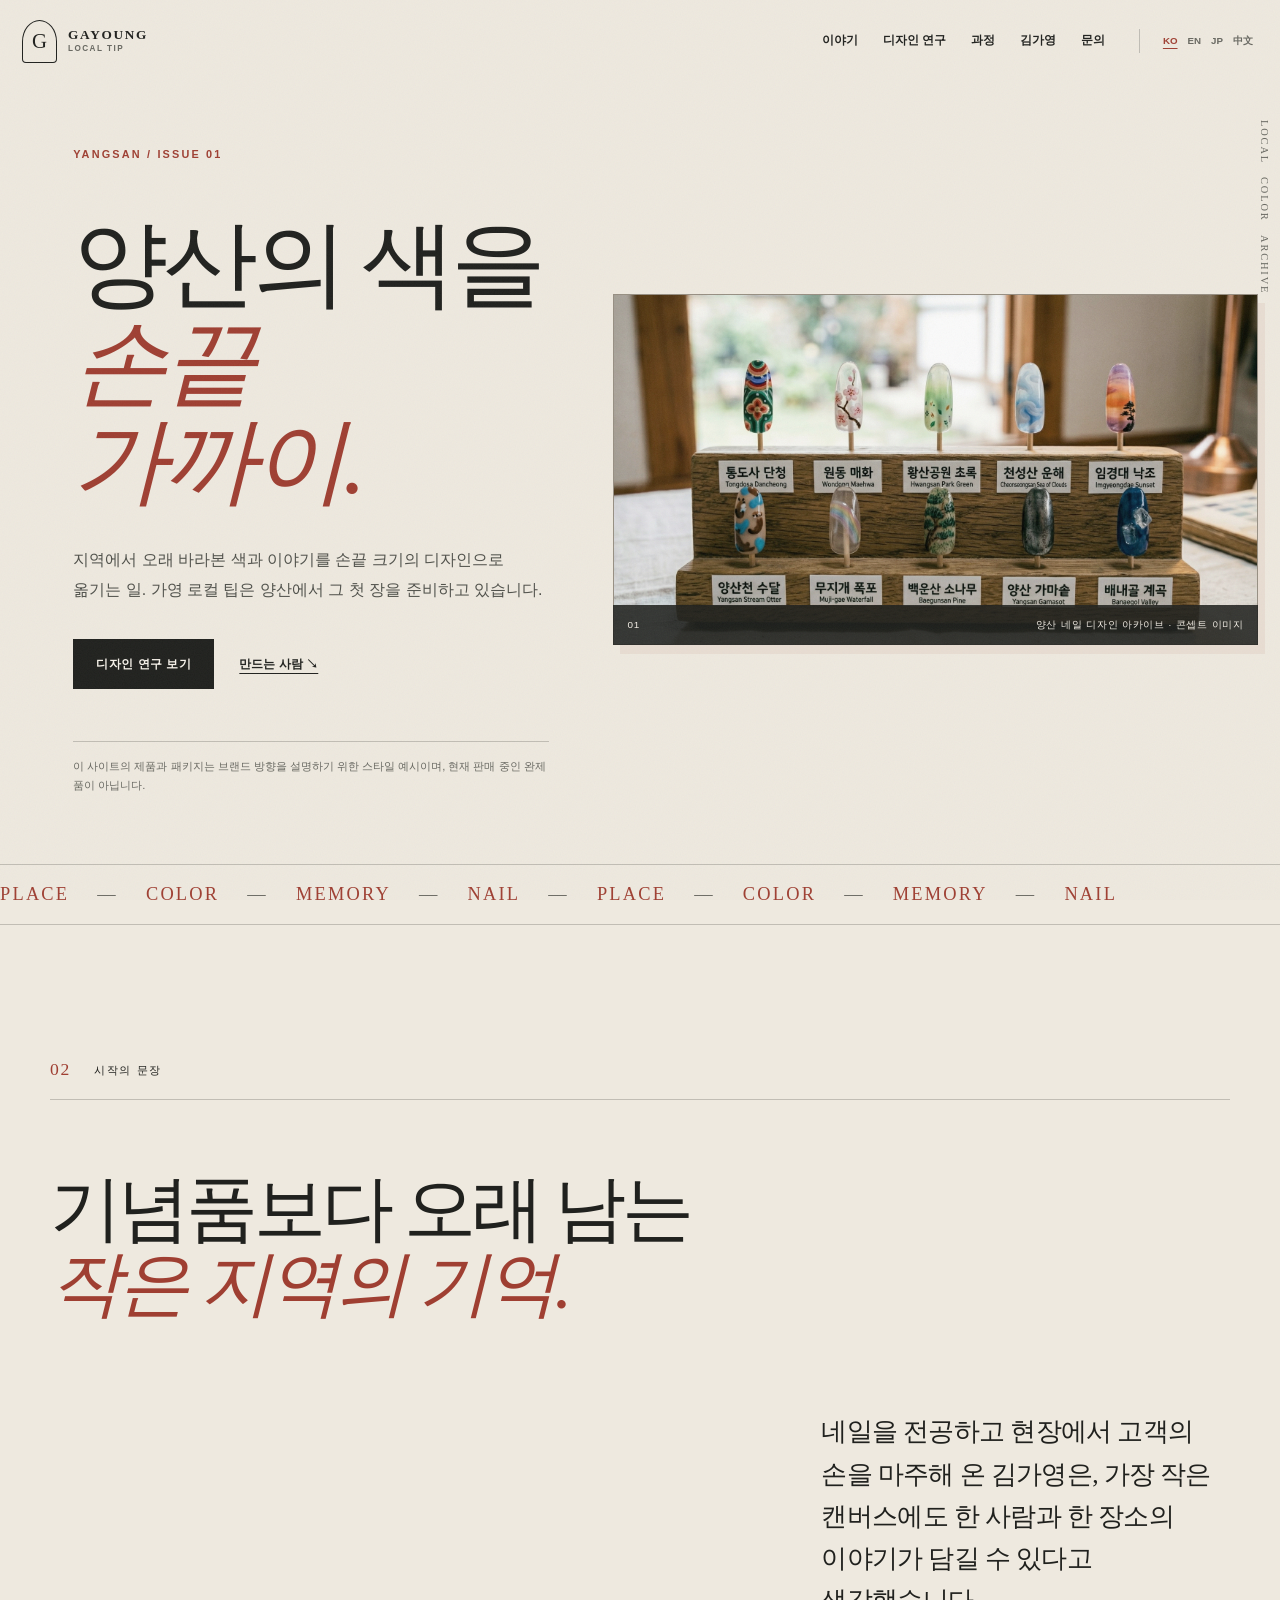
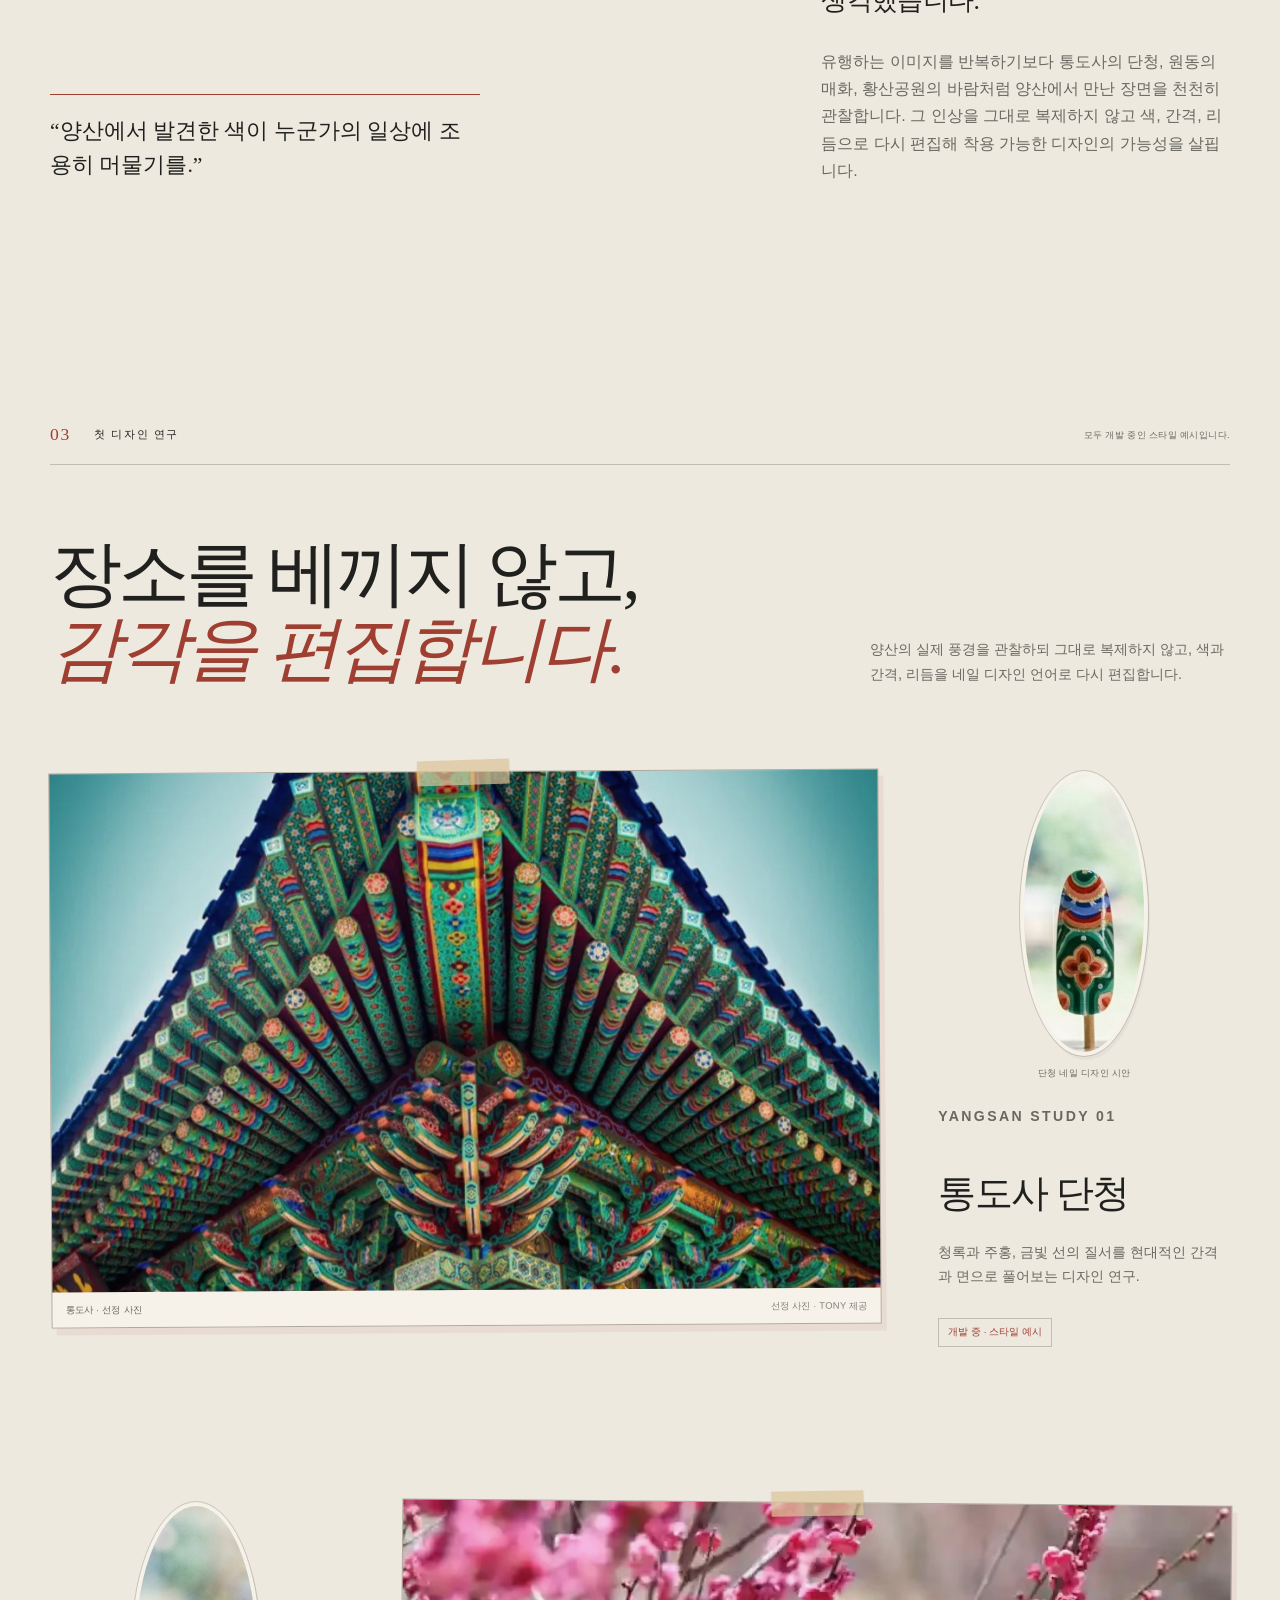
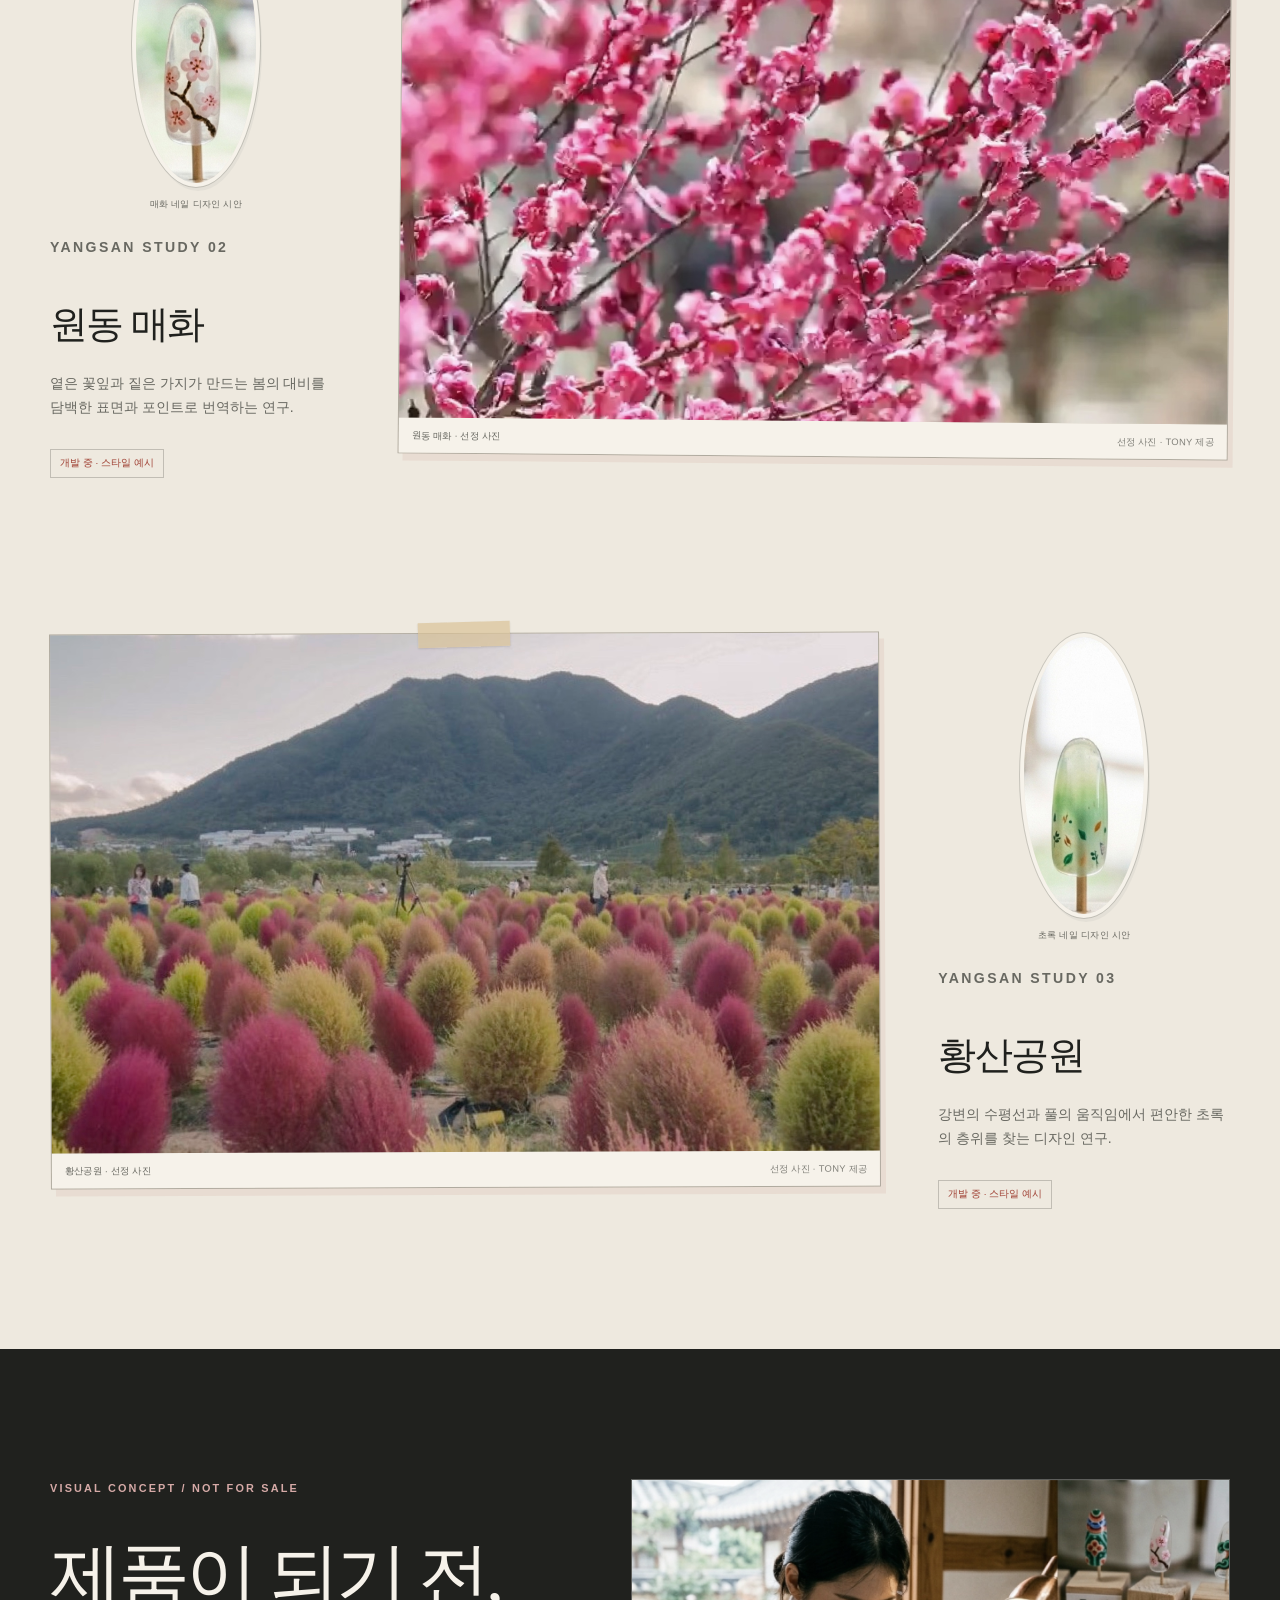
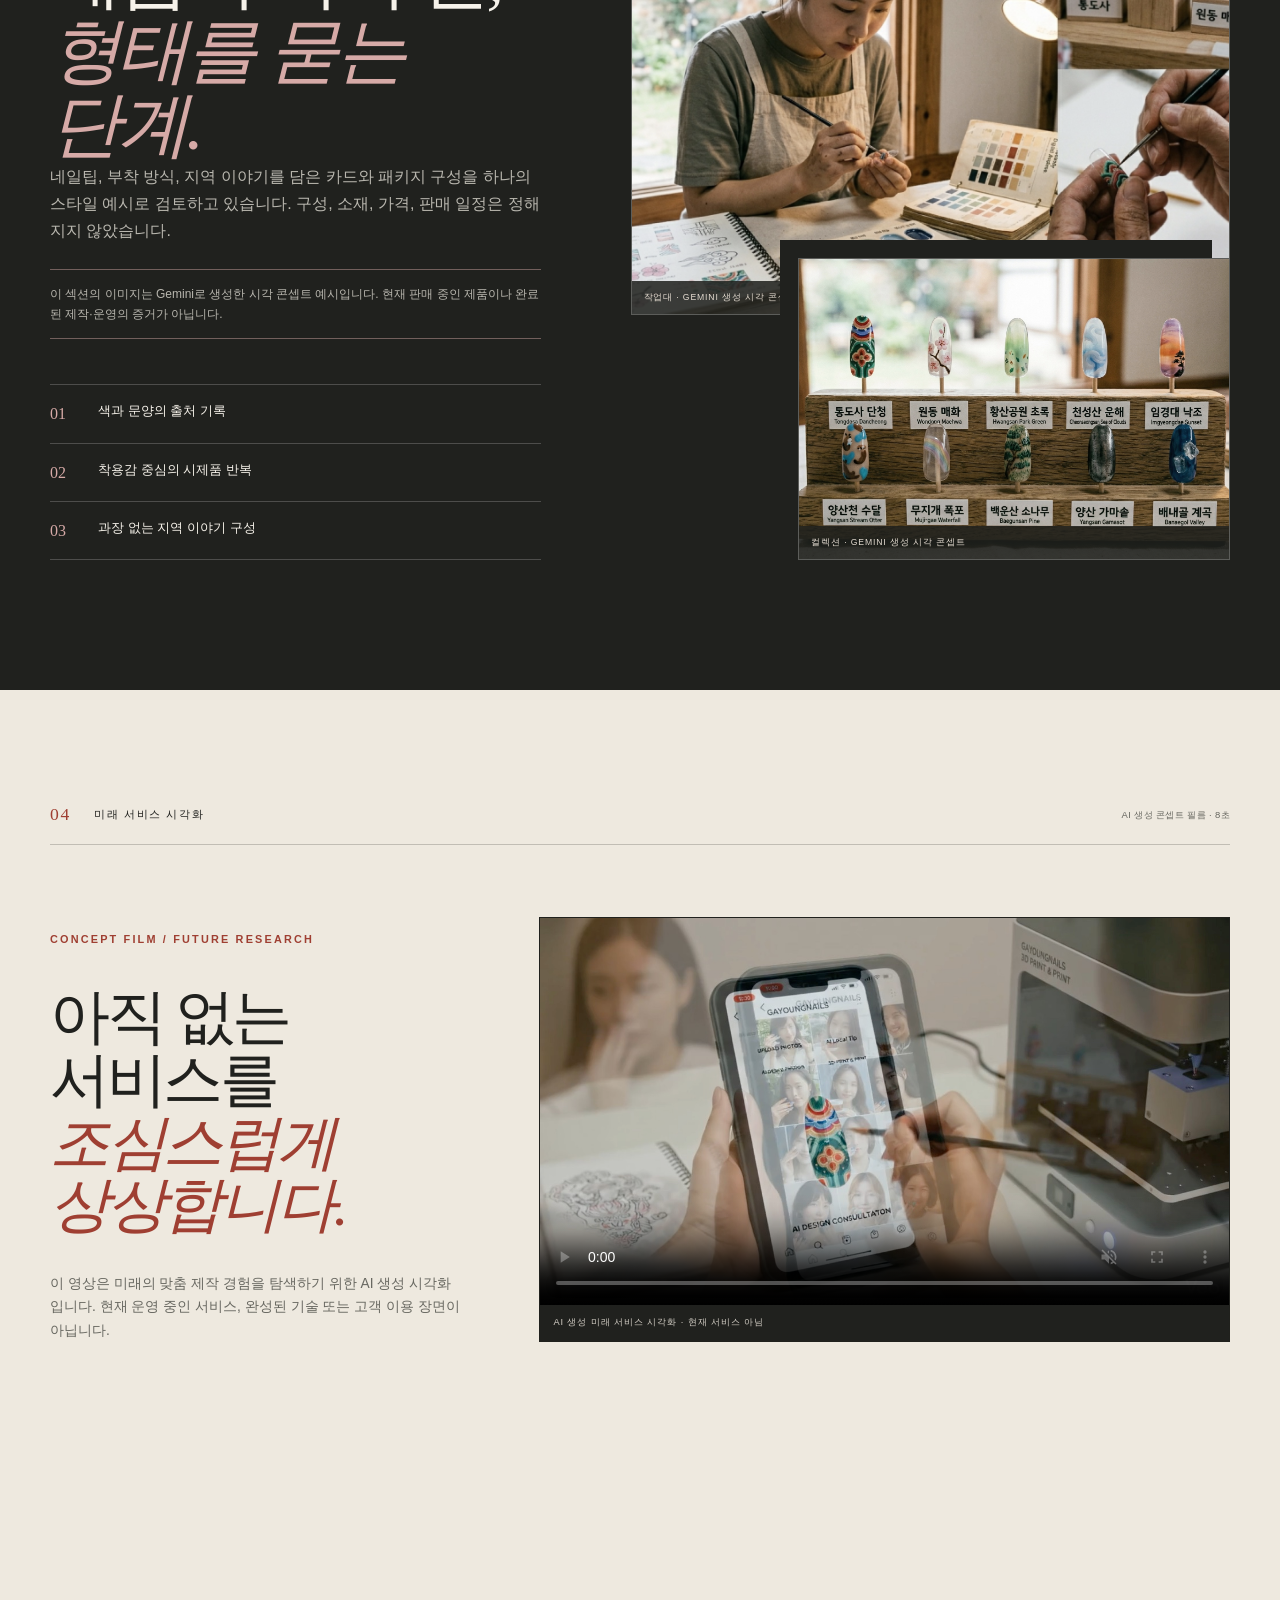
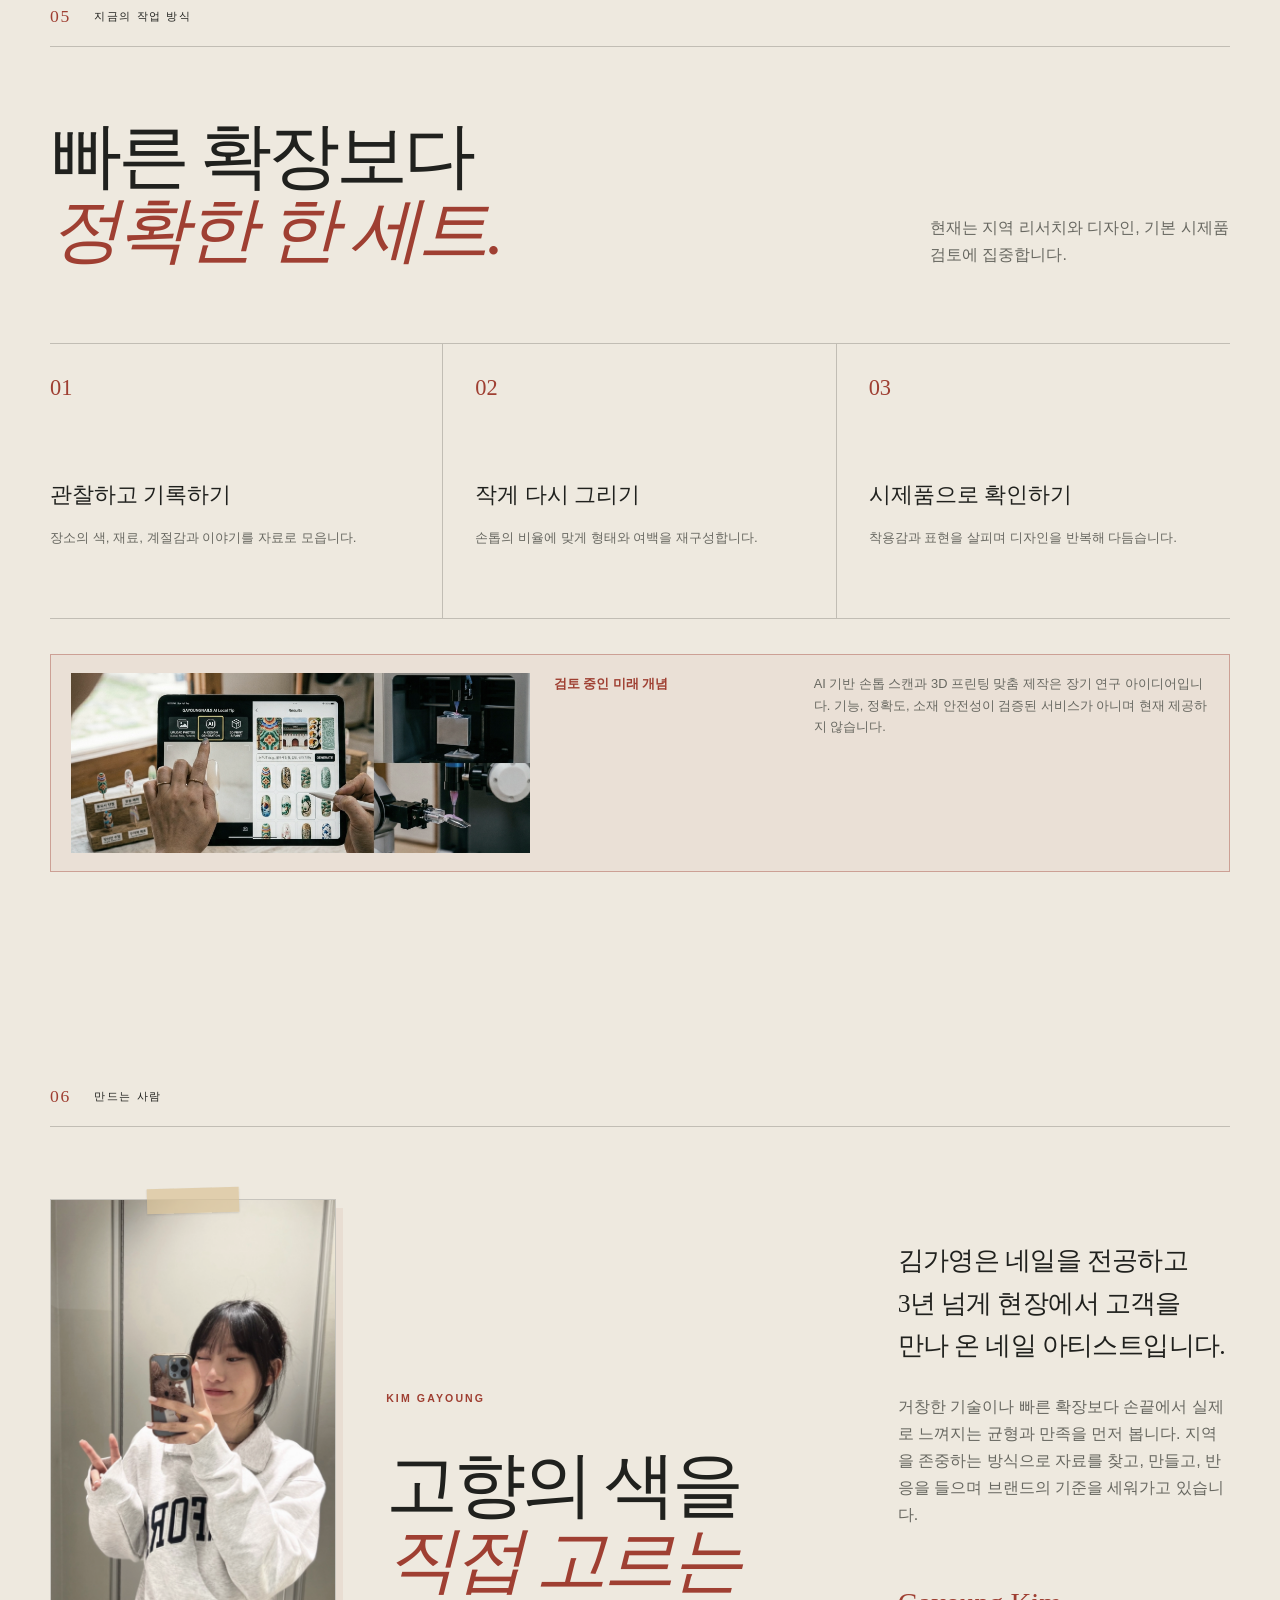
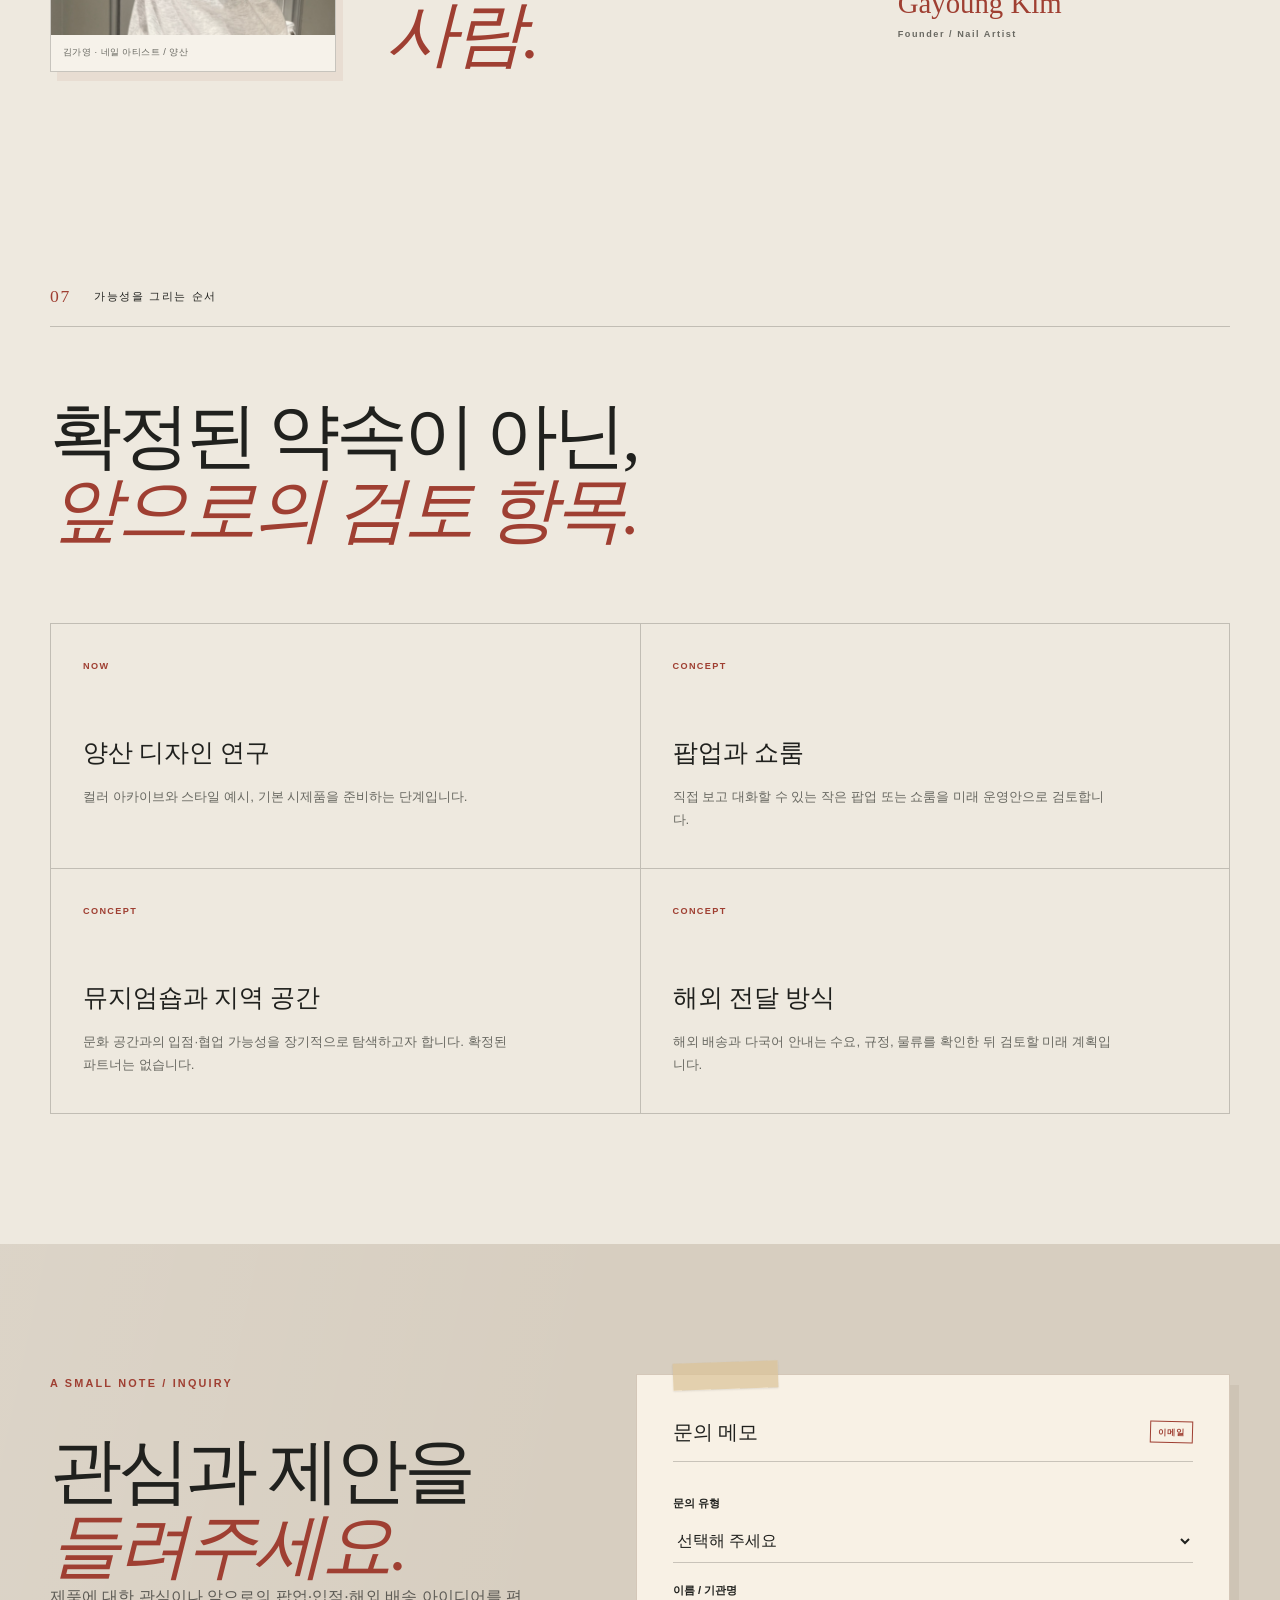
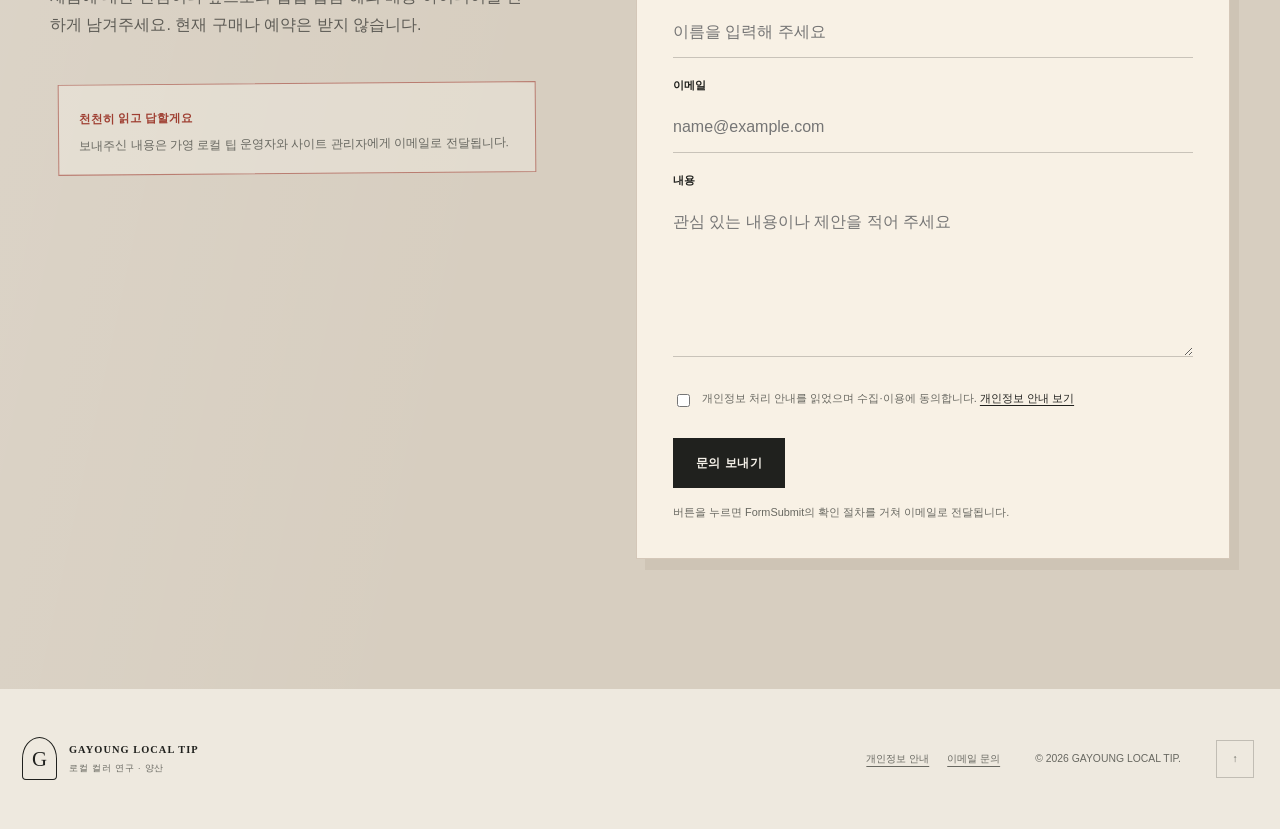
<file: index.html>
<!doctype html>
<html lang="ko">
<head>
  <meta charset="utf-8">
  <meta name="viewport" content="width=device-width, initial-scale=1">
  <title>가영 로컬 팁 — 양산의 색을 손끝 가까이</title>
  <meta name="description" content="양산의 색과 이야기를 네일 디자인으로 연구하는 가영 로컬 팁의 브랜드 소개와 문의 페이지입니다.">
  <meta name="theme-color" content="#eee9df">
  <link rel="canonical" href="https://gayoungnail.com/">
  <meta property="og:type" content="website">
  <meta property="og:url" content="https://gayoungnail.com/">
  <meta property="og:title" content="가영 로컬 팁 — 양산의 색을 손끝 가까이">
  <meta property="og:description" content="양산의 색과 이야기를 손끝 크기의 디자인으로 연구합니다.">
  <meta property="og:image" content="https://gayoungnail.com/images/product-collection.jpg">
  <link rel="icon" href="assets/favicon.svg" type="image/svg+xml">
  <link rel="stylesheet" href="styles.css">
  <script src="app.js" defer></script>
</head>
<body>
  <a class="skip-link" href="#main" data-i18n="skip">본문으로 바로가기</a>

  <header class="site-header" id="top">
    <div class="nav-shell">
      <a class="brand" href="#top" data-i18n-aria="homeLabel" aria-label="가영 로컬 팁 홈">
        <span class="brand-mark">G</span>
        <span class="brand-name">GAYOUNG<br><small>LOCAL TIP</small></span>
      </a>

      <button class="menu-toggle" type="button" aria-expanded="false" aria-controls="site-nav">
        <span></span><span></span><span class="sr-only" data-i18n="menu">메뉴</span>
      </button>

      <nav id="site-nav" aria-label="주요 메뉴" data-i18n-aria="navLabel">
        <a href="#story" data-i18n="navStory">이야기</a>
        <a href="#studies" data-i18n="navStudies">디자인 연구</a>
        <a href="#process" data-i18n="navProcess">과정</a>
        <a href="#founder" data-i18n="navFounder">김가영</a>
        <a href="#inquiry" data-i18n="navInquiry">문의</a>
      </nav>

      <div class="language" aria-label="언어 선택" data-i18n-aria="languageLabel">
        <button class="active" type="button" data-lang="ko" aria-pressed="true">KO</button>
        <button type="button" data-lang="en" aria-pressed="false">EN</button>
        <button type="button" data-lang="ja" aria-pressed="false">JP</button>
        <button type="button" data-lang="zh-CN" aria-pressed="false">中文</button>
      </div>
    </div>
  </header>

  <main id="main">
    <section class="hero" aria-labelledby="hero-title">
      <div class="hero-copy reveal">
        <p class="issue">YANGSAN / ISSUE 01</p>
        <h1 id="hero-title" data-i18n-html="heroTitle"><span class="title-line">양산의 색을</span><span class="title-line"><em>손끝 가까이.</em></span></h1>
        <p class="hero-lead" data-i18n="heroLead">지역에서 오래 바라본 색과 이야기를 손끝 크기의 디자인으로 옮기는 일. 가영 로컬 팁은 양산에서 그 첫 장을 준비하고 있습니다.</p>
        <div class="hero-actions">
          <a class="button dark" href="#studies" data-i18n="heroPrimary">디자인 연구 보기</a>
          <a class="text-link" href="#founder" data-i18n="heroSecondary">만드는 사람 ↘</a>
        </div>
        <p class="proof-note" data-i18n="heroNote">이 사이트의 제품과 패키지는 브랜드 방향을 설명하기 위한 스타일 예시이며, 현재 판매 중인 완제품이 아닙니다.</p>
      </div>

      <figure class="hero-portrait archive-visual reveal">
        <div class="portrait-frame">
          <img src="images/yangsan-nail-archive.jpg" alt="양산의 장소에서 색을 가져온 네일 디자인 아카이브" data-i18n-alt="heroVisualAlt" width="1760" height="960">
        </div>
        <figcaption><span>01</span><span data-i18n="heroVisualCaption">양산 네일 디자인 아카이브 · 콘셉트 이미지</span></figcaption>
      </figure>

      <div class="hero-index" aria-hidden="true"><span>LOCAL</span><span>COLOR</span><span>ARCHIVE</span></div>
    </section>

    <section class="ticker" aria-label="브랜드 키워드">
      <div><span>PLACE</span><i>—</i><span>COLOR</span><i>—</i><span>MEMORY</span><i>—</i><span>NAIL</span><i>—</i><span>PLACE</span><i>—</i><span>COLOR</span><i>—</i><span>MEMORY</span><i>—</i><span>NAIL</span></div>
    </section>

    <section class="story section" id="story">
      <header class="section-label reveal">
        <span>02</span>
        <p data-i18n="storyLabel">시작의 문장</p>
      </header>
      <div class="story-layout">
        <h2 class="reveal" data-i18n-html="storyTitle"><span class="title-line">기념품보다 오래 남는</span><span class="title-line"><em>작은 지역의 기억.</em></span></h2>
        <div class="story-copy reveal">
          <p class="lead" data-i18n="storyLead">네일을 전공하고 현장에서 고객의 손을 마주해 온 김가영은, 가장 작은 캔버스에도 한 사람과 한 장소의 이야기가 담길 수 있다고 생각했습니다.</p>
          <p data-i18n="storyBody">유행하는 이미지를 반복하기보다 통도사의 단청, 원동의 매화, 황산공원의 바람처럼 양산에서 만난 장면을 천천히 관찰합니다. 그 인상을 그대로 복제하지 않고 색, 간격, 리듬으로 다시 편집해 착용 가능한 디자인의 가능성을 살핍니다.</p>
        </div>
        <blockquote class="reveal" data-i18n="storyQuote">“양산에서 발견한 색이 누군가의 일상에 조용히 머물기를.”</blockquote>
      </div>
    </section>

    <section class="studies section" id="studies">
      <header class="section-label reveal">
        <span>03</span>
        <p data-i18n="studiesLabel">첫 디자인 연구</p>
        <small data-i18n="studiesAside">모두 개발 중인 스타일 예시입니다.</small>
      </header>

      <div class="studies-intro reveal">
        <h2 data-i18n-html="studiesTitle"><span class="title-line">장소를 베끼지 않고,</span><span class="title-line"><em>감각을 편집합니다.</em></span></h2>
        <p data-i18n="studiesIntro">양산의 실제 풍경을 관찰하되 그대로 복제하지 않고, 색과 간격, 리듬을 네일 디자인 언어로 다시 편집합니다.</p>
      </div>

      <div class="study-list">
        <article class="study study-a reveal">
          <figure class="study-art place-photo"><span class="photo-tape" aria-hidden="true"></span><img src="images/place-tongdosa.jpg" alt="통도사의 단청과 건축 색채" data-i18n-alt="place1Alt" width="1200" height="750" loading="lazy"><figcaption><span data-i18n="place1Caption">통도사 · 선정 사진</span><span class="photo-credit" data-i18n="place1Credit">선정 사진 · TONY 제공</span></figcaption></figure>
          <div class="study-copy"><figure class="nail-swatch"><img src="images/nail-tongdosa.jpg" alt="통도사 단청에서 색을 가져온 네일 디자인 시안" data-i18n-alt="nail1Alt" width="720" height="720" loading="lazy"><figcaption data-i18n="nail1Caption">단청 네일 디자인 시안</figcaption></figure><p>YANGSAN STUDY 01</p><h3 data-i18n="study1Title">통도사 단청</h3><p data-i18n="study1Body">청록과 주홍, 금빛 선의 질서를 현대적인 간격과 면으로 풀어보는 디자인 연구.</p><span class="tag" data-i18n="development">개발 중 · 스타일 예시</span></div>
        </article>

        <article class="study study-b reveal">
          <figure class="study-art place-photo"><span class="photo-tape" aria-hidden="true"></span><img src="images/place-wondong.jpg" alt="원동의 매화가 핀 봄 풍경" data-i18n-alt="place2Alt" width="1200" height="750" loading="lazy"><figcaption><span data-i18n="place2Caption">원동 매화 · 선정 사진</span><span class="photo-credit" data-i18n="place2Credit">선정 사진 · TONY 제공</span></figcaption></figure>
          <div class="study-copy"><figure class="nail-swatch"><img src="images/nail-wondong.jpg" alt="원동 매화를 담은 네일 디자인 시안" data-i18n-alt="nail2Alt" width="720" height="720" loading="lazy"><figcaption data-i18n="nail2Caption">매화 네일 디자인 시안</figcaption></figure><p>YANGSAN STUDY 02</p><h3 data-i18n="study2Title">원동 매화</h3><p data-i18n="study2Body">옅은 꽃잎과 짙은 가지가 만드는 봄의 대비를 담백한 표면과 포인트로 번역하는 연구.</p><span class="tag" data-i18n="development">개발 중 · 스타일 예시</span></div>
        </article>

        <article class="study study-c reveal">
          <figure class="study-art place-photo"><span class="photo-tape" aria-hidden="true"></span><img src="images/place-hwangsan.jpg" alt="황산공원의 강변과 초록 풍경" data-i18n-alt="place3Alt" width="1200" height="750" loading="lazy"><figcaption><span data-i18n="place3Caption">황산공원 · 선정 사진</span><span class="photo-credit" data-i18n="place3Credit">선정 사진 · TONY 제공</span></figcaption></figure>
          <div class="study-copy"><figure class="nail-swatch"><img src="images/nail-hwangsan.jpg" alt="황산공원의 초록을 담은 네일 디자인 시안" data-i18n-alt="nail3Alt" width="720" height="720" loading="lazy"><figcaption data-i18n="nail3Caption">초록 네일 디자인 시안</figcaption></figure><p>YANGSAN STUDY 03</p><h3 data-i18n="study3Title">황산공원</h3><p data-i18n="study3Body">강변의 수평선과 풀의 움직임에서 편안한 초록의 층위를 찾는 디자인 연구.</p><span class="tag" data-i18n="development">개발 중 · 스타일 예시</span></div>
        </article>
      </div>
    </section>

    <section class="object-study" aria-labelledby="object-title">
      <div class="object-inner section">
        <div class="object-copy reveal">
          <p class="kicker">VISUAL CONCEPT / NOT FOR SALE</p>
          <h2 id="object-title" data-i18n-html="objectTitle"><span class="title-line">제품이 되기 전,</span><span class="title-line"><em>형태를 묻는 단계.</em></span></h2>
          <p data-i18n="objectBody">네일팁, 부착 방식, 지역 이야기를 담은 카드와 패키지 구성을 하나의 스타일 예시로 검토하고 있습니다. 구성, 소재, 가격, 판매 일정은 정해지지 않았습니다.</p>
          <p class="concept-disclosure" data-i18n="conceptDisclosure">이 섹션의 이미지는 Gemini로 생성한 시각 콘셉트 예시입니다. 현재 판매 중인 제품이나 완료된 제작·운영의 증거가 아닙니다.</p>
          <dl>
            <div><dt>01</dt><dd data-i18n="object1">색과 문양의 출처 기록</dd></div>
            <div><dt>02</dt><dd data-i18n="object2">착용감 중심의 시제품 반복</dd></div>
            <div><dt>03</dt><dd data-i18n="object3">과장 없는 지역 이야기 구성</dd></div>
          </dl>
        </div>
        <div class="concept-gallery reveal" aria-label="Gemini 생성 제품 시각 콘셉트 예시" data-i18n-aria="packageLabel">
          <figure class="concept-image concept-image-main"><img src="images/product-workbench.jpg" alt="작업대 위 네일 디자인 도구와 콘셉트 오브젝트" data-i18n-alt="workbenchAlt" width="1800" height="982" loading="lazy"><figcaption data-i18n="workbenchCaption">WORKBENCH · GEMINI-GENERATED VISUAL CONCEPT</figcaption></figure>
          <figure class="concept-image concept-image-detail"><img src="images/product-collection.jpg" alt="양산의 색을 표현한 네일 컬렉션 콘셉트" data-i18n-alt="collectionAlt" width="2000" height="1091" loading="lazy"><figcaption data-i18n="collectionCaption">COLLECTION · GEMINI-GENERATED VISUAL CONCEPT</figcaption></figure>
        </div>
      </div>
    </section>

    <section class="concept-film section" aria-labelledby="film-title">
      <header class="section-label reveal"><span>04</span><p data-i18n="filmLabel">미래 서비스 시각화</p><small data-i18n="filmAside">AI 생성 콘셉트 필름 · 8초</small></header>
      <div class="film-layout">
        <div class="film-copy reveal"><p class="kicker">CONCEPT FILM / FUTURE RESEARCH</p><h2 id="film-title" data-i18n-html="filmTitle"><span class="title-line">아직 없는 서비스를</span><span class="title-line"><em>조심스럽게 상상합니다.</em></span></h2><p data-i18n="filmBody">이 영상은 미래의 맞춤 제작 경험을 탐색하기 위한 AI 생성 시각화입니다. 현재 운영 중인 서비스, 완성된 기술 또는 고객 이용 장면이 아닙니다.</p></div>
        <figure class="film-frame reveal"><video controls muted playsinline preload="metadata" poster="images/concept-film-poster.jpg" aria-label="AI 생성 미래 서비스 콘셉트 필름" data-i18n-aria="filmAria"><source src="media/gayoung-concept-film.mp4" type="video/mp4"><span data-i18n="videoFallback">브라우저에서 영상을 재생할 수 없습니다.</span></video><figcaption data-i18n="filmCaption">AI-generated future-service visualization · not a current service</figcaption></figure>
      </div>
    </section>

    <section class="process section" id="process">
      <header class="section-label reveal">
        <span>05</span>
        <p data-i18n="processLabel">지금의 작업 방식</p>
      </header>
      <div class="process-head reveal">
        <h2 data-i18n-html="processTitle"><span class="title-line">빠른 확장보다</span><span class="title-line"><em>정확한 한 세트.</em></span></h2>
        <p data-i18n="processIntro">현재는 지역 리서치와 디자인, 기본 시제품 검토에 집중합니다.</p>
      </div>
      <ol class="process-grid">
        <li class="reveal"><span>01</span><h3 data-i18n="process1Title">관찰하고 기록하기</h3><p data-i18n="process1Body">장소의 색, 재료, 계절감과 이야기를 자료로 모읍니다.</p></li>
        <li class="reveal"><span>02</span><h3 data-i18n="process2Title">작게 다시 그리기</h3><p data-i18n="process2Body">손톱의 비율에 맞게 형태와 여백을 재구성합니다.</p></li>
        <li class="reveal"><span>03</span><h3 data-i18n="process3Title">시제품으로 확인하기</h3><p data-i18n="process3Body">착용감과 표현을 살피며 디자인을 반복해 다듬습니다.</p></li>
      </ol>
      <aside class="future-note reveal">
        <img src="images/future-ai-print-concept.jpg" alt="AI 손톱 스캔과 3D 프린팅을 상상한 미래 연구 콘셉트" data-i18n-alt="futureAlt" width="1800" height="982" loading="lazy">
        <p><strong data-i18n="futureTitle">검토 중인 미래 개념</strong><span data-i18n="futureBody">AI 기반 손톱 스캔과 3D 프린팅 맞춤 제작은 장기 연구 아이디어입니다. 기능, 정확도, 소재 안전성이 검증된 서비스가 아니며 현재 제공하지 않습니다.</span></p>
      </aside>
    </section>

    <section class="founder section" id="founder">
      <header class="section-label reveal">
        <span>06</span>
        <p data-i18n="founderLabel">만드는 사람</p>
      </header>
      <div class="founder-layout">
        <figure class="founder-portrait reveal"><span class="photo-tape" aria-hidden="true"></span><img src="images/gayoung-founder.jpg" alt="네일 아티스트 김가영의 초상" data-i18n-alt="founderAlt" width="1200" height="1842" loading="lazy"><figcaption data-i18n="portraitCaption">김가영 · 네일 아티스트 / 양산</figcaption></figure>
        <div class="founder-name reveal"><p>KIM GAYOUNG</p><h2 data-i18n-html="founderTitle"><span class="title-line">고향의 색을</span><span class="title-line"><em>직접 고르는</em></span><span class="title-line"><em>사람.</em></span></h2></div>
        <div class="founder-text reveal"><p class="lead" data-i18n="founderLead">김가영은 네일을 전공하고 3년 넘게 현장에서 고객을 만나 온 네일 아티스트입니다.</p><p data-i18n="founderBody">거창한 기술이나 빠른 확장보다 손끝에서 실제로 느껴지는 균형과 만족을 먼저 봅니다. 지역을 존중하는 방식으로 자료를 찾고, 만들고, 반응을 들으며 브랜드의 기준을 세워가고 있습니다.</p><p class="signature">Gayoung Kim <span>Founder / Nail Artist</span></p></div>
      </div>
    </section>

    <section class="plans section" aria-labelledby="plans-title">
      <header class="section-label reveal"><span>07</span><p data-i18n="plansLabel">가능성을 그리는 순서</p></header>
      <h2 id="plans-title" class="reveal" data-i18n-html="plansTitle"><span class="title-line">확정된 약속이 아닌,</span><span class="title-line"><em>앞으로의 검토 항목.</em></span></h2>
      <div class="plan-grid">
        <article class="reveal"><span>NOW</span><h3 data-i18n="plan1Title">양산 디자인 연구</h3><p data-i18n="plan1Body">컬러 아카이브와 스타일 예시, 기본 시제품을 준비하는 단계입니다.</p></article>
        <article class="reveal"><span>CONCEPT</span><h3 data-i18n="plan2Title">팝업과 쇼룸</h3><p data-i18n="plan2Body">직접 보고 대화할 수 있는 작은 팝업 또는 쇼룸을 미래 운영안으로 검토합니다.</p></article>
        <article class="reveal"><span>CONCEPT</span><h3 data-i18n="plan3Title">뮤지엄숍과 지역 공간</h3><p data-i18n="plan3Body">문화 공간과의 입점·협업 가능성을 장기적으로 탐색하고자 합니다. 확정된 파트너는 없습니다.</p></article>
        <article class="reveal"><span>CONCEPT</span><h3 data-i18n="plan4Title">해외 전달 방식</h3><p data-i18n="plan4Body">해외 배송과 다국어 안내는 수요, 규정, 물류를 확인한 뒤 검토할 미래 계획입니다.</p></article>
      </div>
    </section>

    <section class="inquiry" id="inquiry">
      <div class="inquiry-inner section">
        <div class="inquiry-copy reveal">
          <p class="kicker">A SMALL NOTE / INQUIRY</p>
          <h2 data-i18n-html="inquiryTitle"><span class="title-line">관심과 제안을</span><span class="title-line"><em>들려주세요.</em></span></h2>
          <p data-i18n="inquiryBody">제품 관심, 향후 팝업·입점·해외 배송 가능성에 관한 의견을 남기는 문의용 화면입니다. 현재 구매나 예약은 받지 않습니다.</p>
          <div class="notice"><strong data-i18n="inquiryNoteTitle">천천히 읽고 답할게요</strong><p data-i18n="inquiryNoteBody">보내주신 내용은 가영 로컬 팁 운영자와 사이트 관리자에게 이메일로 전달됩니다.</p></div>
        </div>

        <form class="inquiry-form reveal" id="inquiry-form" action="https://formsubmit.co/gayoung2002729@naver.com" method="POST">
          <input type="hidden" name="_cc" value="byj1230@gmail.com">
          <input type="hidden" name="_subject" value="[가영 로컬 팁] 홈페이지 문의">
          <input type="hidden" name="_next" value="https://gayoungnail.com/thanks.html">
          <input type="hidden" name="_template" value="table">
          <label class="honey-field" aria-hidden="true"><span>Leave this field empty</span><input type="text" name="_honey" tabindex="-1" autocomplete="off"></label>
          <p class="form-top"><span data-i18n="formHeading">문의 메모</span><b data-i18n="formBadge">EMAIL</b></p>
          <label><span data-i18n="formType">문의 유형</span><select name="inquiry_type" required><option value="" data-i18n="formSelect">선택해 주세요</option><option value="product_interest" data-i18n="formProduct">제품 관심</option><option value="popup_showroom" data-i18n="formPopup">향후 팝업·쇼룸 제안</option><option value="placement_collaboration" data-i18n="formPlacement">향후 입점·협업 제안</option><option value="international_delivery" data-i18n="formDelivery">향후 해외 배송 관심</option><option value="other" data-i18n="formOther">기타</option></select></label>
          <label><span data-i18n="formName">이름 / 기관명</span><input name="name_or_organization" autocomplete="name" required data-i18n-placeholder="namePlaceholder" placeholder="이름을 입력해 주세요"></label>
          <label><span data-i18n="formEmail">이메일</span><input type="email" name="email" autocomplete="email" required placeholder="name@example.com"></label>
          <label><span data-i18n="formMessage">내용</span><textarea name="message" rows="5" required data-i18n-placeholder="messagePlaceholder" placeholder="관심 있는 내용이나 제안을 적어 주세요"></textarea></label>
          <label class="consent"><input type="checkbox" name="privacy_consent" value="agreed" required><span><span data-i18n="formConsentPrefix">개인정보 처리 안내를 읽었으며 수집·이용에 동의합니다.</span> <a href="privacy.html" data-i18n="privacyLink">개인정보 안내 보기</a></span></label>
          <button class="button dark" type="submit" data-i18n="formSubmit">문의 보내기</button>
          <p class="form-status" id="form-status" role="status" aria-live="polite" data-i18n="formStatus">버튼을 누르면 FormSubmit의 확인 절차를 거쳐 이메일로 전달됩니다.</p>
        </form>
      </div>
    </section>
  </main>

  <footer>
    <div class="footer-brand"><span class="brand-mark">G</span><div><strong>GAYOUNG LOCAL TIP</strong><small data-i18n="footerLine">LOCAL COLOR STUDY · YANGSAN</small></div></div>
    <div class="footer-links"><a href="privacy.html" data-i18n="footerPrivacy">개인정보 안내</a><a href="mailto:gayoung2002729@naver.com" data-i18n="footerContact">이메일 문의</a></div>
    <p>© 2026 GAYOUNG LOCAL TIP.</p>
    <a href="#top" data-i18n-aria="topLabel" aria-label="맨 위로">↑</a>
  </footer>
</body>
</html>
</file>
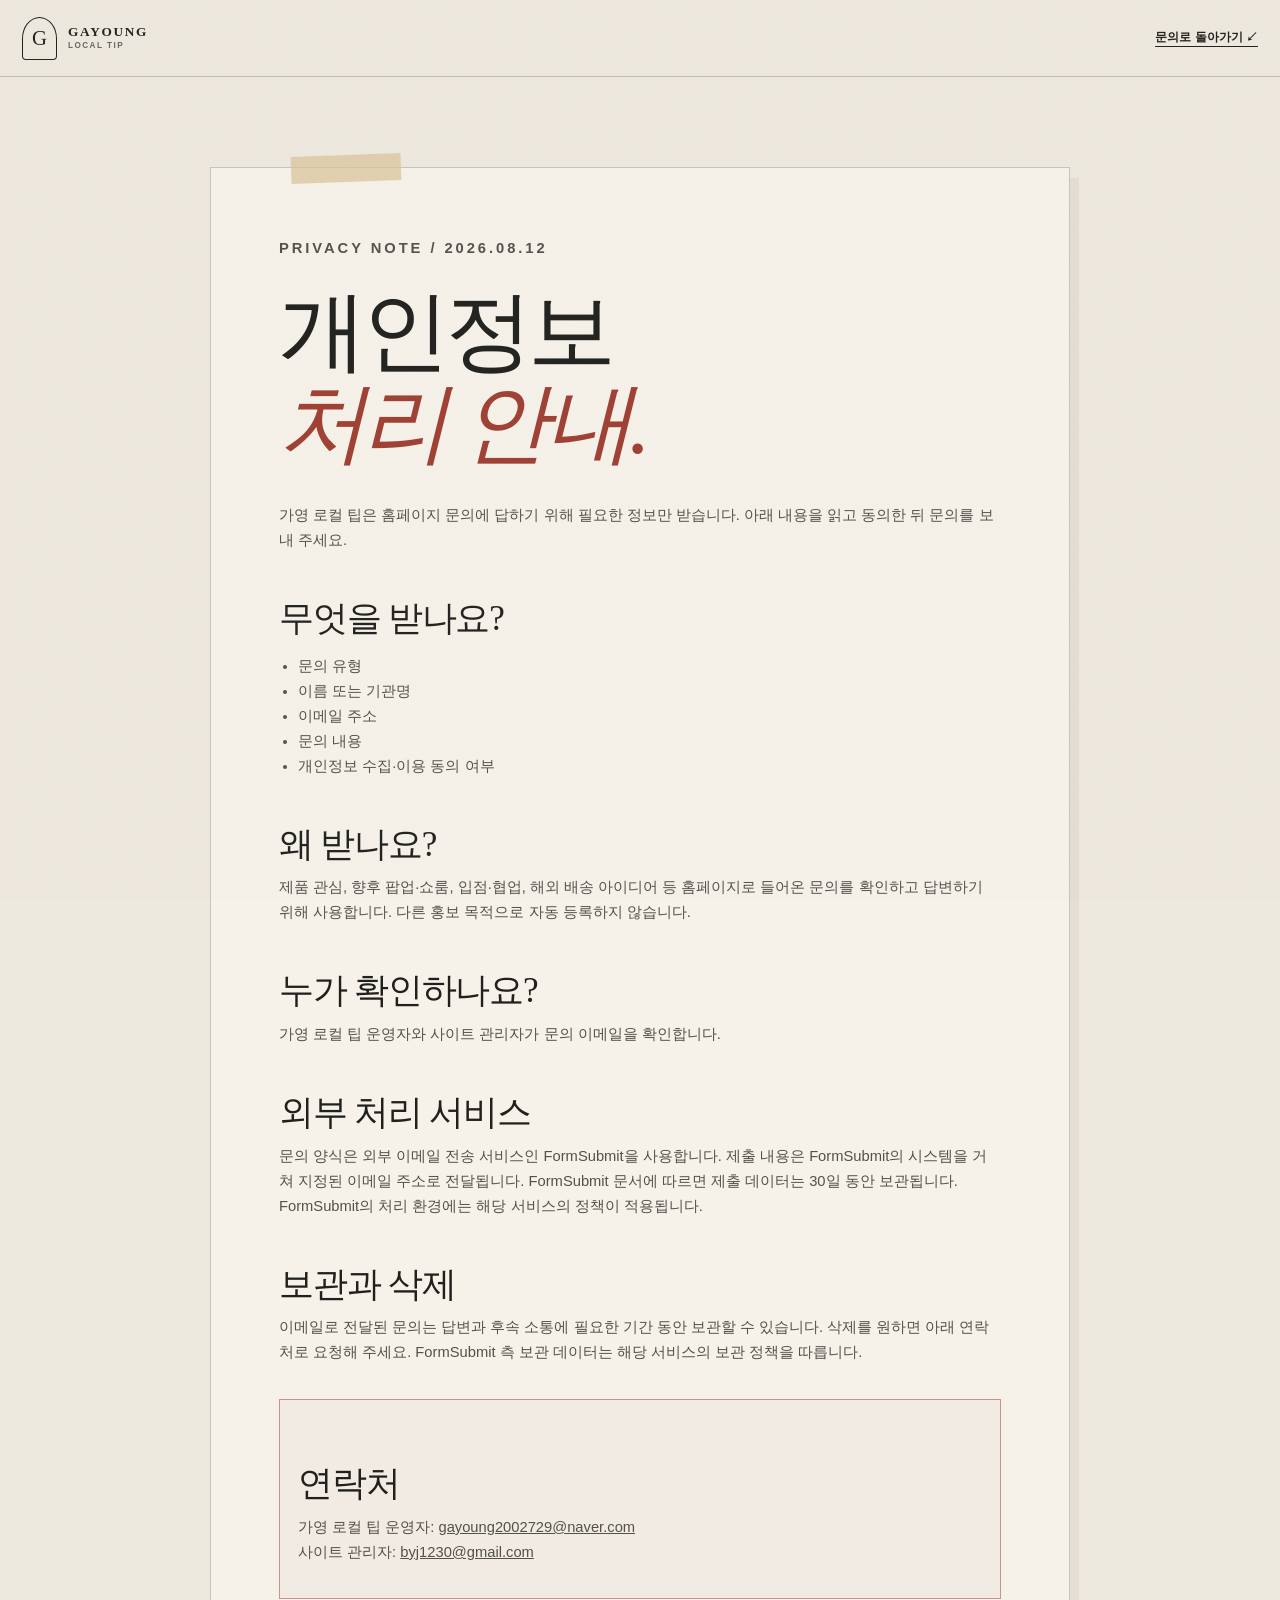
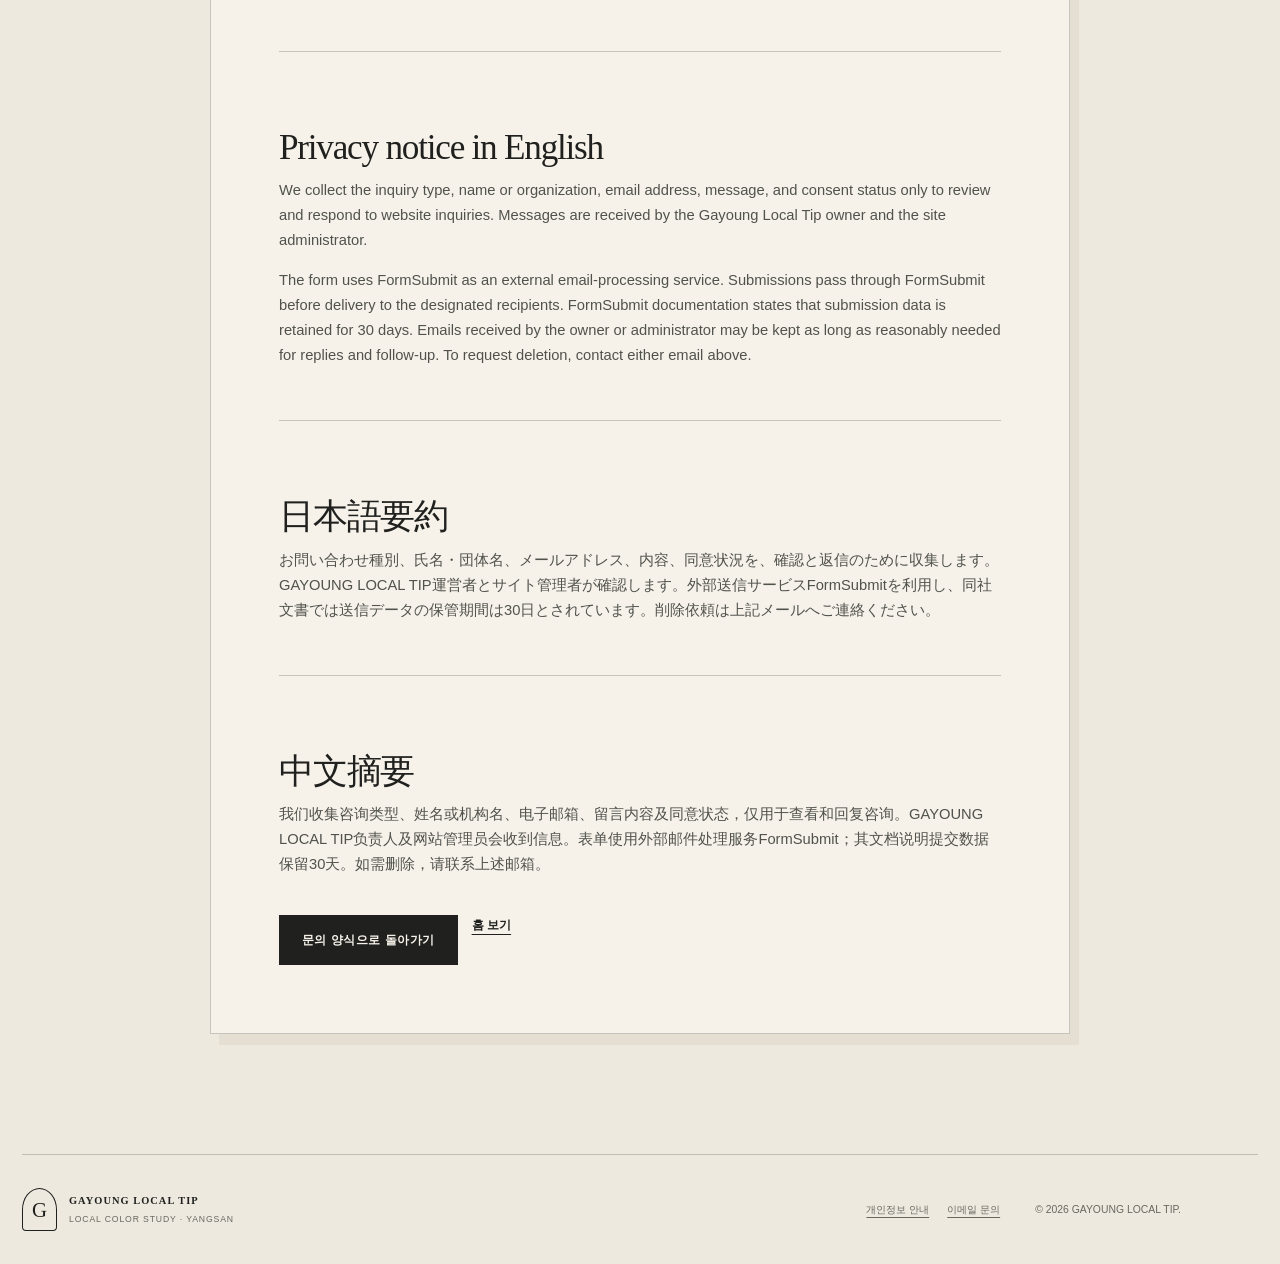
<file: privacy.html>
<!doctype html>
<html lang="ko">
<head>
  <meta charset="utf-8">
  <meta name="viewport" content="width=device-width, initial-scale=1">
  <title>개인정보 안내 — 가영 로컬 팁</title>
  <meta name="description" content="가영 로컬 팁 홈페이지 문의 양식의 개인정보 처리 안내입니다.">
  <meta name="theme-color" content="#eee9df">
  <link rel="canonical" href="https://gayoungnail.com/privacy.html">
  <link rel="icon" href="assets/favicon.svg" type="image/svg+xml">
  <link rel="stylesheet" href="styles.css">
</head>
<body>
  <a class="skip-link" href="#main">본문으로 바로가기</a>
  <header class="site-header simple-header">
    <div class="nav-shell">
      <a class="brand" href="index.html" aria-label="가영 로컬 팁 홈">
        <span class="brand-mark">G</span><span class="brand-name">GAYOUNG<br><small>LOCAL TIP</small></span>
      </a>
      <a class="text-link" href="index.html#inquiry">문의로 돌아가기 ↙</a>
    </div>
  </header>

  <main class="simple-main" id="main">
    <article class="paper-page">
      <p class="issue">PRIVACY NOTE / 2026.08.12</p>
      <h1>개인정보<br><em>처리 안내.</em></h1>
      <p>가영 로컬 팁은 홈페이지 문의에 답하기 위해 필요한 정보만 받습니다. 아래 내용을 읽고 동의한 뒤 문의를 보내 주세요.</p>

      <h2>무엇을 받나요?</h2>
      <ul>
        <li>문의 유형</li>
        <li>이름 또는 기관명</li>
        <li>이메일 주소</li>
        <li>문의 내용</li>
        <li>개인정보 수집·이용 동의 여부</li>
      </ul>

      <h2>왜 받나요?</h2>
      <p>제품 관심, 향후 팝업·쇼룸, 입점·협업, 해외 배송 아이디어 등 홈페이지로 들어온 문의를 확인하고 답변하기 위해 사용합니다. 다른 홍보 목적으로 자동 등록하지 않습니다.</p>

      <h2>누가 확인하나요?</h2>
      <p>가영 로컬 팁 운영자와 사이트 관리자가 문의 이메일을 확인합니다.</p>

      <h2>외부 처리 서비스</h2>
      <p>문의 양식은 외부 이메일 전송 서비스인 FormSubmit을 사용합니다. 제출 내용은 FormSubmit의 시스템을 거쳐 지정된 이메일 주소로 전달됩니다. FormSubmit 문서에 따르면 제출 데이터는 30일 동안 보관됩니다. FormSubmit의 처리 환경에는 해당 서비스의 정책이 적용됩니다.</p>

      <h2>보관과 삭제</h2>
      <p>이메일로 전달된 문의는 답변과 후속 소통에 필요한 기간 동안 보관할 수 있습니다. 삭제를 원하면 아래 연락처로 요청해 주세요. FormSubmit 측 보관 데이터는 해당 서비스의 보관 정책을 따릅니다.</p>

      <div class="contact-card">
        <h2>연락처</h2>
        <p>가영 로컬 팁 운영자: <a href="mailto:gayoung2002729@naver.com">gayoung2002729@naver.com</a><br>사이트 관리자: <a href="mailto:byj1230@gmail.com">byj1230@gmail.com</a></p>
      </div>

      <section class="language-summary" lang="en">
        <h2>Privacy notice in English</h2>
        <p>We collect the inquiry type, name or organization, email address, message, and consent status only to review and respond to website inquiries. Messages are received by the Gayoung Local Tip owner and the site administrator.</p>
        <p>The form uses FormSubmit as an external email-processing service. Submissions pass through FormSubmit before delivery to the designated recipients. FormSubmit documentation states that submission data is retained for 30 days. Emails received by the owner or administrator may be kept as long as reasonably needed for replies and follow-up. To request deletion, contact either email above.</p>
      </section>

      <section class="language-summary" lang="ja">
        <h2>日本語要約</h2>
        <p>お問い合わせ種別、氏名・団体名、メールアドレス、内容、同意状況を、確認と返信のために収集します。GAYOUNG LOCAL TIP運営者とサイト管理者が確認します。外部送信サービスFormSubmitを利用し、同社文書では送信データの保管期間は30日とされています。削除依頼は上記メールへご連絡ください。</p>
      </section>

      <section class="language-summary" lang="zh-CN">
        <h2>中文摘要</h2>
        <p>我们收集咨询类型、姓名或机构名、电子邮箱、留言内容及同意状态，仅用于查看和回复咨询。GAYOUNG LOCAL TIP负责人及网站管理员会收到信息。表单使用外部邮件处理服务FormSubmit；其文档说明提交数据保留30天。如需删除，请联系上述邮箱。</p>
      </section>

      <div class="page-actions"><a class="button dark" href="index.html#inquiry">문의 양식으로 돌아가기</a><a class="text-link" href="index.html">홈 보기</a></div>
    </article>
  </main>

  <footer class="simple-footer">
    <div class="footer-brand"><span class="brand-mark">G</span><div><strong>GAYOUNG LOCAL TIP</strong><small>LOCAL COLOR STUDY · YANGSAN</small></div></div>
    <div class="footer-links"><a href="privacy.html">개인정보 안내</a><a href="mailto:gayoung2002729@naver.com">이메일 문의</a></div>
    <p>© 2026 GAYOUNG LOCAL TIP.</p>
  </footer>
</body>
</html>
</file>
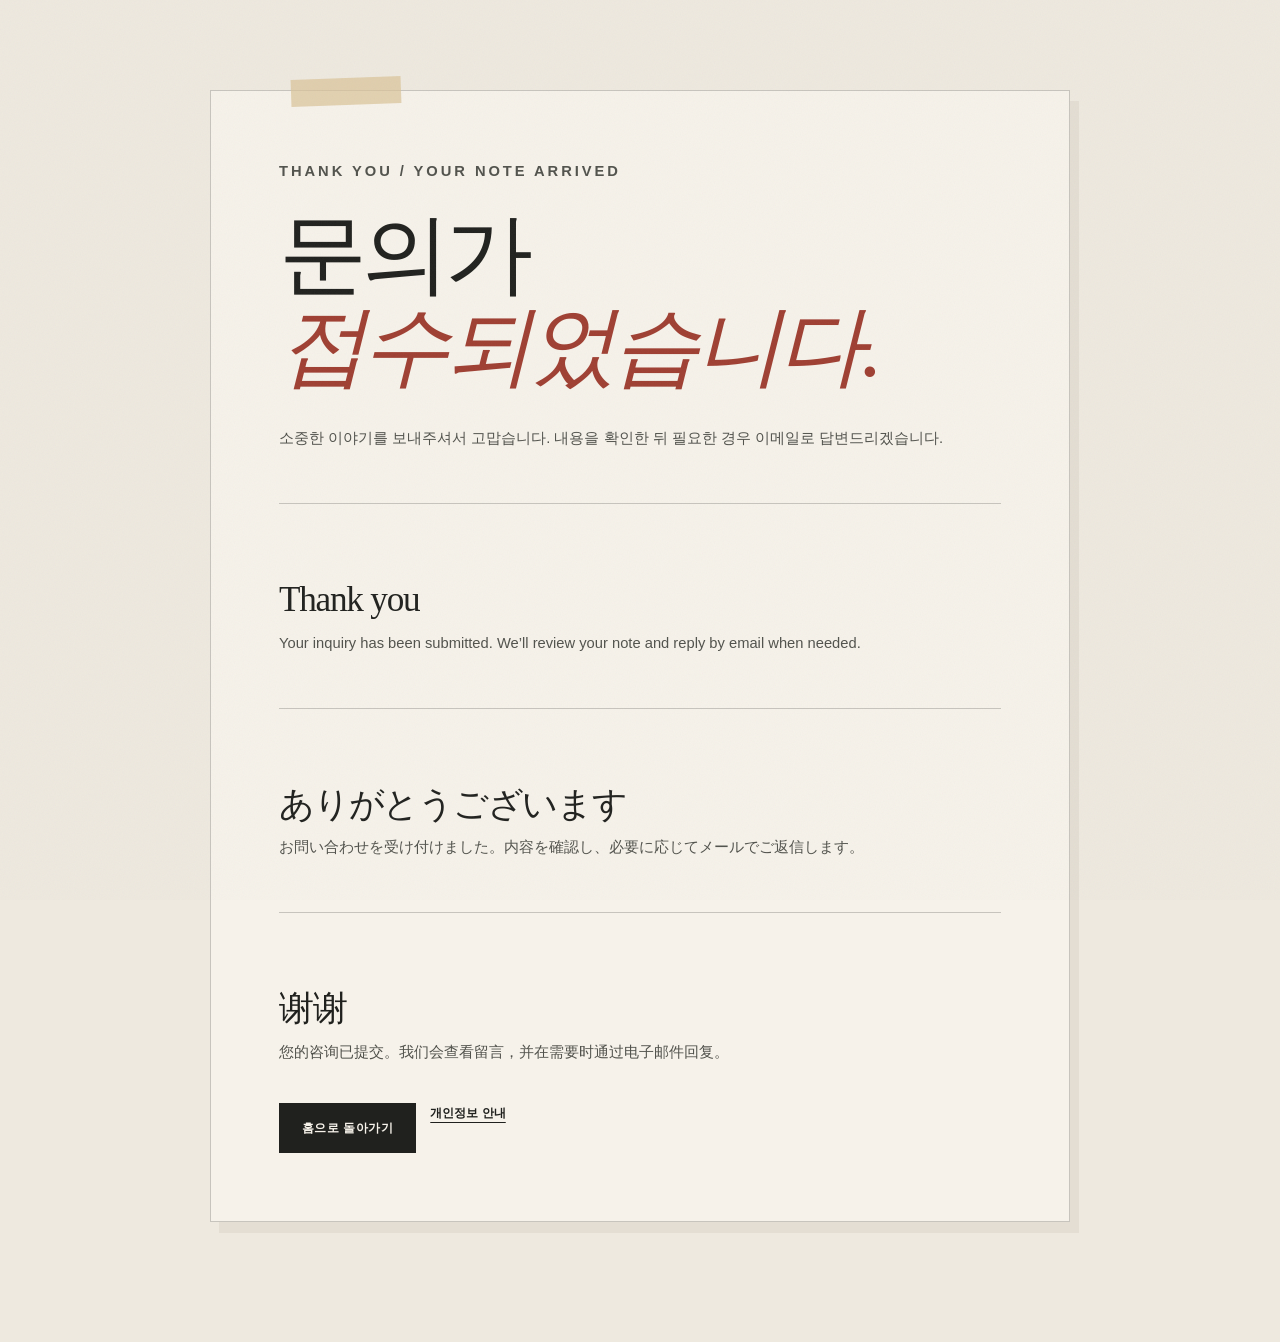
<file: thanks.html>
<!doctype html>
<html lang="ko">
<head>
  <meta charset="utf-8">
  <meta name="viewport" content="width=device-width, initial-scale=1">
  <title>문의가 접수되었습니다 — 가영 로컬 팁</title>
  <meta name="description" content="가영 로컬 팁 문의 접수 확인 페이지입니다.">
  <meta name="theme-color" content="#eee9df">
  <meta name="robots" content="noindex">
  <link rel="canonical" href="https://gayoungnail.com/thanks.html">
  <link rel="icon" href="assets/favicon.svg" type="image/svg+xml">
  <link rel="stylesheet" href="styles.css">
</head>
<body>
  <main class="simple-main" id="main">
    <article class="paper-page">
      <p class="issue">THANK YOU / YOUR NOTE ARRIVED</p>
      <h1>문의가<br><em>접수되었습니다.</em></h1>
      <p>소중한 이야기를 보내주셔서 고맙습니다. 내용을 확인한 뒤 필요한 경우 이메일로 답변드리겠습니다.</p>
      <div class="language-summary" lang="en"><h2>Thank you</h2><p>Your inquiry has been submitted. We’ll review your note and reply by email when needed.</p></div>
      <div class="language-summary" lang="ja"><h2>ありがとうございます</h2><p>お問い合わせを受け付けました。内容を確認し、必要に応じてメールでご返信します。</p></div>
      <div class="language-summary" lang="zh-CN"><h2>谢谢</h2><p>您的咨询已提交。我们会查看留言，并在需要时通过电子邮件回复。</p></div>
      <div class="page-actions"><a class="button dark" href="index.html">홈으로 돌아가기</a><a class="text-link" href="privacy.html">개인정보 안내</a></div>
    </article>
  </main>
</body>
</html>
</file>
<file: styles.css>
@charset "UTF-8";

:root{
  --paper:#eee9df;
  --paper-light:#f6f2ea;
  --ink:#20211e;
  --muted:#686861;
  --red:#9f3f32;
  --green:#405d52;
  --pink:#d6aaa7;
  --yellow:#cda75e;
  --line:rgba(32,33,30,.22);
  --serif:"Iowan Old Style","Palatino Linotype","Yu Mincho","Hiragino Mincho ProN","Noto Serif CJK KR","Noto Serif KR",Georgia,serif;
  --sans:-apple-system,BlinkMacSystemFont,"Apple SD Gothic Neo","Hiragino Kaku Gothic ProN","Yu Gothic","Microsoft YaHei","Noto Sans CJK KR","Noto Sans KR",Arial,sans-serif;
}

*{box-sizing:border-box}
html{scroll-behavior:smooth}
body{margin:0;background:var(--paper);color:var(--ink);font-family:var(--sans);font-size:16px;line-height:1.7;overflow-x:hidden}
body::before{position:fixed;inset:0;z-index:30;pointer-events:none;content:"";opacity:.07;background-image:url("data:image/svg+xml,%3Csvg xmlns='http://www.w3.org/2000/svg' width='120' height='120'%3E%3Cfilter id='n'%3E%3CfeTurbulence type='fractalNoise' baseFrequency='.85' numOctaves='3' stitchTiles='stitch'/%3E%3C/filter%3E%3Crect width='100%25' height='100%25' filter='url(%23n)' opacity='.7'/%3E%3C/svg%3E")}
a{color:inherit}
img{display:block;max-width:100%}
button,input,select,textarea{font:inherit}
button,a{-webkit-tap-highlight-color:transparent}
::selection{background:var(--pink);color:var(--ink)}
.sr-only{position:absolute;width:1px;height:1px;padding:0;margin:-1px;overflow:hidden;clip:rect(0,0,0,0);white-space:nowrap;border:0}
.skip-link{position:fixed;left:16px;top:-80px;z-index:100;padding:9px 14px;background:var(--ink);color:#fff;text-decoration:none}
.skip-link:focus{top:16px}
.section{width:min(1180px,calc(100% - 72px));margin-inline:auto;padding-block:130px}
.section-label{display:grid;grid-template-columns:44px 1fr auto;align-items:center;padding-bottom:14px;border-bottom:1px solid var(--line);margin-bottom:72px;font-size:.71rem;letter-spacing:.14em;text-transform:uppercase}
.section-label span{font-family:var(--serif);font-size:1.1rem;color:var(--red)}
.section-label p,.section-label small{margin:0}
.section-label small{color:var(--muted);letter-spacing:.04em;text-transform:none}
h1,h2,h3,p{margin-top:0}
h1,h2{font-family:var(--serif);font-weight:400;letter-spacing:-.055em;line-height:1.04;word-break:keep-all}
h1{font-size:clamp(4.2rem,7.4vw,7.8rem);margin-bottom:34px}
h2{font-size:clamp(3rem,5.6vw,5.8rem);margin-bottom:0}
h1 em,h2 em{color:var(--red);font-weight:400}
.title-line{display:block}
.lead{font-family:var(--serif);font-size:clamp(1.25rem,2vw,1.7rem);line-height:1.65;letter-spacing:-.025em;word-break:keep-all}
.kicker,.issue{font-size:.68rem;font-weight:700;letter-spacing:.2em}
.button{display:inline-flex;min-height:50px;align-items:center;justify-content:center;padding:0 22px;border:1px solid var(--ink);border-radius:0;background:transparent;color:var(--ink);font-size:.76rem;font-weight:700;letter-spacing:.04em;text-decoration:none;cursor:pointer;transition:background .2s,color .2s,transform .2s}
.button:hover{transform:translateY(-2px)}
.button.dark{background:var(--ink);color:var(--paper-light)}
.button.dark:hover{background:var(--red);border-color:var(--red)}
.text-link{font-size:.78rem;font-weight:700;text-underline-offset:5px}
.reveal{opacity:0;transform:translateY(16px);transition:opacity .75s ease,transform .75s ease}
.reveal.visible{opacity:1;transform:none}

.site-header{position:fixed;inset:0 0 auto;z-index:20;border-bottom:1px solid transparent;transition:background .25s,border-color .25s}
.site-header.scrolled{background:rgba(238,233,223,.92);border-color:var(--line);backdrop-filter:blur(14px)}
.nav-shell{width:min(1340px,calc(100% - 44px));height:82px;margin:auto;display:flex;align-items:center;gap:34px}
.brand{display:flex;align-items:center;gap:11px;margin-right:auto;text-decoration:none;line-height:.85}
.brand-mark{width:35px;height:43px;display:grid;place-items:center;border:1px solid var(--ink);border-radius:50% 50% 4px 4px;font-family:var(--serif);font-size:1.3rem}
.brand-name{font-family:var(--serif);font-size:.83rem;font-weight:700;letter-spacing:.13em}
.brand-name small{font-family:var(--sans);font-size:.51rem;letter-spacing:.18em;color:var(--muted)}
nav{display:flex;align-items:center;gap:25px}
nav a{font-size:.72rem;font-weight:700;text-decoration:none}
nav a::after{display:block;width:0;height:1px;background:var(--red);content:"";transition:width .2s}
nav a:hover::after,nav a:focus-visible::after{width:100%}
.language{display:flex;align-items:center;border-left:1px solid var(--line);padding-left:18px}
.language button{padding:4px 5px;border:0;background:none;color:var(--muted);font-size:.61rem;font-weight:800;cursor:pointer}
.language button.active{color:var(--red);text-decoration:underline;text-underline-offset:4px}
.menu-toggle{display:none;border:0;background:none}

.hero{position:relative;min-height:780px;width:min(1340px,calc(100% - 44px));margin:auto;padding:145px 0 70px;display:grid;grid-template-columns:.9fr 1.1fr;gap:clamp(42px,5vw,82px);align-items:center}
.hero-copy{padding-left:clamp(0px,4vw,70px)}
.issue{margin-bottom:52px;color:var(--red)}
.hero-lead{max-width:590px;margin-bottom:0;color:#50514b;font-size:1rem;line-height:1.85;word-break:keep-all}
.hero-actions{display:flex;align-items:center;gap:25px;margin-top:35px}
.proof-note{max-width:520px;margin:52px 0 0;padding-top:15px;border-top:1px solid var(--line);color:var(--muted);font-size:.7rem;line-height:1.65}
.hero-portrait{position:relative;margin:0;align-self:stretch;min-height:620px}
.portrait-frame{height:100%;overflow:hidden;background:#b8aea0}
.portrait-frame img{width:100%;height:100%;object-fit:cover;object-position:center 28%;filter:saturate(.84) contrast(.98)}
.archive-visual{align-self:center;min-height:0;transform:rotate(.18deg)}
.archive-visual .portrait-frame{height:auto;aspect-ratio:11/6;border:1px solid var(--line);box-shadow:7px 9px 0 rgba(159,63,50,.07)}
.archive-visual .portrait-frame img{object-position:center;filter:saturate(.88) contrast(.98)}
.hero-portrait figcaption{position:absolute;right:0;bottom:0;left:0;display:flex;justify-content:space-between;gap:20px;padding:12px 14px;background:rgba(32,33,30,.88);color:#f4efe6;font-size:.62rem;letter-spacing:.08em}
.hero-index{position:absolute;right:-15px;top:120px;display:flex;gap:13px;writing-mode:vertical-rl;font-family:var(--serif);font-size:.65rem;letter-spacing:.18em;color:var(--muted)}
.ticker{overflow:hidden;border-block:1px solid var(--line);padding:14px 0;color:var(--red)}
.ticker>div{width:max-content;display:flex;align-items:center;gap:28px;font-family:var(--serif);font-size:1.15rem;letter-spacing:.12em;animation:marquee 32s linear infinite}
.ticker i{color:var(--muted);font-style:normal}
@keyframes marquee{to{transform:translateX(-50%)}}

.story-layout{display:grid;grid-template-columns:1.25fr .75fr;gap:90px}
.story-layout h2{grid-column:1/-1;max-width:1040px}
.story-copy{max-width:570px;grid-column:2}
.story-copy>p:not(.lead){color:var(--muted)}
.story-layout blockquote{align-self:end;max-width:430px;margin:0 0 18px;padding:20px 0 0;border-top:1px solid var(--red);font-family:var(--serif);font-size:1.35rem;line-height:1.55;grid-column:1;grid-row:2}

.studies{padding-top:90px}
.studies-intro{display:grid;grid-template-columns:1fr 360px;align-items:end;gap:70px;margin-bottom:85px}
.studies-intro p{margin:0;color:var(--muted);font-size:.9rem}
.study-list{display:grid;gap:145px}
.study{display:grid;grid-template-columns:minmax(0,1.65fr) minmax(280px,.58fr);gap:58px;align-items:start}
.study:nth-child(even){grid-template-columns:minmax(280px,.58fr) minmax(0,1.65fr)}
.study:nth-child(even) .study-art{grid-column:2;grid-row:1}
.study:nth-child(even) .study-copy{grid-column:1;grid-row:1}
.study-art{position:relative;min-height:0;overflow:visible;border:1px solid var(--line);background:#d7d0c3;box-shadow:5px 7px 0 rgba(159,63,50,.08)}
.place-photo{margin:0;display:grid;grid-template-rows:auto auto;transform-origin:center}
.place-photo img{width:100%;height:auto;aspect-ratio:8/5;object-fit:cover;filter:saturate(.86) contrast(.98)}
.place-photo figcaption{display:flex;justify-content:space-between;gap:20px;padding:11px 13px;background:var(--paper-light);color:var(--muted);font-size:.59rem;line-height:1.45;letter-spacing:.03em}
.place-photo figcaption a{text-align:right;text-underline-offset:3px;text-decoration-color:rgba(32,33,30,.35)}
.photo-credit{opacity:.82}
.photo-tape{position:absolute;z-index:2;top:-12px;left:50%;width:92px;height:25px;background:rgba(219,196,153,.7);box-shadow:0 1px 2px rgba(32,33,30,.12);transform:translateX(-50%) rotate(-1.5deg);pointer-events:none}
.study-a .place-photo{transform:rotate(-.35deg)}
.study-b .place-photo{transform:rotate(.5deg)}
.study-c .place-photo{transform:rotate(-.2deg)}
.slot-note{position:absolute;z-index:3;left:16px;top:15px;padding:5px 8px;background:rgba(246,242,234,.82);font-size:.55rem;letter-spacing:.12em}
.dancheong-motif,.plum-motif,.river-motif{position:absolute;inset:0}
.dancheong-motif{background:linear-gradient(90deg,transparent 0 7%,rgba(238,233,223,.8) 7% 8%,transparent 8% 92%,rgba(238,233,223,.8) 92% 93%,transparent 93%),repeating-radial-gradient(circle at 50% 82%,#355b56 0 28px,#c5a254 29px 43px,#9f3f32 44px 67px,#d8bd92 68px 85px)}
.dancheong-motif::after{position:absolute;inset:24% 32%;content:"";border:13px double var(--yellow);background:var(--red);transform:rotate(45deg)}
.plum-motif{background:linear-gradient(145deg,#553f3b,#bd837d 65%,#e2c7b8)}
.plum-motif::before,.plum-motif::after{position:absolute;content:"";width:170%;height:9px;left:-30%;top:55%;background:#453833;transform:rotate(-22deg);box-shadow:0 34px 0 #453833}
.plum-motif::after{width:38px;height:38px;left:62%;top:28%;border-radius:50%;background:#e9c5c6;box-shadow:-80px 74px 0 7px #d8a4a6,105px 105px 0 3px #efceca,175px -20px 0 #cb8f94}
.river-motif{background:linear-gradient(170deg,#d9cfaa 0 30%,#88967a 30.5% 58%,#3f665d 58.5%)}
.river-motif::after{position:absolute;left:-10%;right:-10%;bottom:24%;height:22%;border-top:2px solid rgba(255,255,255,.7);border-radius:50%;content:"";transform:rotate(-5deg);box-shadow:0 -16px 0 rgba(255,255,255,.22)}
.study-copy{position:relative;padding-bottom:10px}
.nail-swatch,.study-b .nail-swatch,.study-c .nail-swatch{width:128px;margin:0 auto 24px;text-align:center;transform:none}
.nail-swatch img{display:block;width:100%;height:285px;object-fit:cover;object-position:center;border:4px solid var(--paper-light);border-radius:50%;outline:1px solid rgba(32,33,30,.18);box-shadow:2px 4px 0 rgba(64,93,82,.06)}
.nail-swatch figcaption{margin-top:10px;color:var(--muted);font-size:.55rem;letter-spacing:.04em}
.study-copy>p:first-of-type{margin-bottom:32px;color:var(--red);font-size:.61rem;font-weight:700;letter-spacing:.17em}
.study-copy h3{margin-bottom:15px;font-family:var(--serif);font-size:clamp(2rem,3vw,3.1rem);font-weight:400;letter-spacing:-.04em}
.study-copy>p:not(:first-child){color:var(--muted);font-size:.88rem}
.tag{display:inline-block;margin-top:15px;padding:5px 9px;border:1px solid var(--line);font-size:.62rem;color:var(--red)}

.object-study{background:var(--ink);color:var(--paper-light)}
.object-inner{display:grid;grid-template-columns:.9fr 1.1fr;gap:90px;align-items:center}
.object-copy .kicker{color:var(--pink);margin-bottom:42px}
.object-copy h2 em{color:var(--pink)}
.object-copy>p:not(.kicker){max-width:570px;color:#b9b7af}
.object-copy .concept-disclosure{margin-top:24px;padding:14px 0;border-block:1px solid rgba(214,170,167,.45);color:#e2c5c2;font-size:.75rem}
.object-copy dl{margin:45px 0 0;border-top:1px solid rgba(255,255,255,.2)}
.object-copy dl div{display:grid;grid-template-columns:48px 1fr;padding:15px 0;border-bottom:1px solid rgba(255,255,255,.2)}
.object-copy dt{color:var(--pink);font-family:var(--serif)}
.object-copy dd{margin:0;font-size:.84rem}
.concept-gallery{display:grid;gap:18px;align-self:stretch}
.concept-image{position:relative;margin:0;overflow:hidden;border:1px solid rgba(255,255,255,.18);background:#383936}
.concept-image img{width:100%;height:100%;object-fit:cover;filter:saturate(.8)}
.concept-image-main{min-height:370px}
.concept-image-detail{width:72%;min-height:220px;margin:-75px 0 0 auto;box-shadow:-18px -18px 0 var(--ink)}
.concept-image figcaption{position:absolute;right:0;bottom:0;left:0;padding:9px 12px;background:rgba(32,33,30,.86);color:#e6ddd2;font-size:.54rem;letter-spacing:.1em}
.package-stage{position:relative;min-height:640px}
.package-card{position:absolute;display:flex;flex-direction:column;align-items:center;justify-content:center;background:#e8ddca;color:var(--ink);border:1px solid #baaa8d;box-shadow:20px 30px 50px rgba(0,0,0,.28)}
.package-card.back{width:310px;height:430px;left:5%;top:6%;transform:rotate(-8deg);background:#8a9b86;color:#f7f2e8}
.package-card.back strong{font-family:var(--serif);font-size:5rem;font-weight:400}
.package-card.back small,.package-card.back span{font-size:.55rem;letter-spacing:.18em}
.package-card.front{width:330px;height:455px;right:3%;bottom:4%;transform:rotate(7deg)}
.package-card.front img{width:68px;margin-bottom:30px}
.package-card.front strong{font-family:var(--serif);font-size:1.8rem;letter-spacing:.15em}
.package-card.front small{font-size:.53rem;letter-spacing:.2em}
.package-card.front b{position:absolute;left:15px;bottom:15px;color:var(--red);font-size:.52rem;letter-spacing:.14em}

.concept-film{padding-top:110px}
.film-layout{display:grid;grid-template-columns:.75fr 1.25fr;gap:75px;align-items:end}
.film-copy .kicker{margin-bottom:38px;color:var(--red)}
.film-copy h2{font-size:clamp(2.7rem,4.7vw,4.9rem)}
.film-copy>p:last-child{max-width:520px;margin:35px 0 0;color:var(--muted);font-size:.86rem}
.film-frame{margin:0;border:1px solid var(--line);background:var(--ink)}
.film-frame video{display:block;width:100%;aspect-ratio:16/9;background:#111}
.film-frame figcaption{padding:10px 13px;color:#d5d0c7;font-size:.58rem;letter-spacing:.1em;text-transform:uppercase}

.process-head{display:grid;grid-template-columns:1fr 300px;align-items:end;gap:70px;margin-bottom:75px}
.process-head p{margin:0;color:var(--muted)}
.process-grid{list-style:none;display:grid;grid-template-columns:repeat(3,1fr);margin:0;padding:0;border-top:1px solid var(--line)}
.process-grid li{min-height:275px;padding:25px 32px 35px 0;border-bottom:1px solid var(--line);border-right:1px solid var(--line)}
.process-grid li+li{padding-left:32px}
.process-grid li:last-child{border-right:0}
.process-grid li>span{font-family:var(--serif);font-size:1.4rem;color:var(--red)}
.process-grid h3{margin:70px 0 13px;font-family:var(--serif);font-size:1.35rem;font-weight:400}
.process-grid p{margin:0;color:var(--muted);font-size:.84rem}
.future-note{display:grid;grid-template-columns:minmax(260px,.7fr) 1fr;gap:24px;margin-top:35px;padding:18px 20px;border:1px solid rgba(159,63,50,.4);background:rgba(159,63,50,.05)}
.future-note img{width:100%;height:180px;object-fit:cover;filter:saturate(.72)}
.future-note p{display:grid;grid-template-columns:230px 1fr;gap:30px;margin:0;font-size:.8rem}
.future-note strong{color:var(--red)}
.future-note span{color:var(--muted)}

.founder{padding-top:80px}
.founder-layout{display:grid;grid-template-columns:minmax(220px,.62fr) 1fr .72fr;gap:50px;align-items:end}
.founder-portrait{position:relative;margin:0;background:var(--paper-light);border:1px solid var(--line);box-shadow:7px 9px 0 rgba(159,63,50,.07);transform:rotate(-.45deg)}
.founder-portrait img{width:100%;height:clamp(340px,34vw,470px);object-fit:cover;object-position:center 72%;filter:saturate(.82) contrast(.98)}
.founder-portrait figcaption{padding:10px 12px;color:var(--muted);font-size:.58rem;letter-spacing:.05em}
.founder-name>p{margin-bottom:40px;color:var(--red);font-size:.66rem;font-weight:700;letter-spacing:.2em}
.founder-text>p:not(.lead,.signature){color:var(--muted)}
.signature{margin-top:50px;font-family:cursive;font-size:1.8rem;color:var(--red)}
.signature span{display:block;font-family:var(--sans);font-size:.57rem;font-weight:700;letter-spacing:.17em;color:var(--muted)}

.plans{padding-top:80px}
.plans>h2{max-width:950px;margin-bottom:75px}
.plan-grid{display:grid;grid-template-columns:repeat(2,1fr);border-top:1px solid var(--line);border-left:1px solid var(--line)}
.plan-grid article{min-height:245px;padding:26px 32px;border-right:1px solid var(--line);border-bottom:1px solid var(--line)}
.plan-grid article>span{color:var(--red);font-size:.57rem;font-weight:800;letter-spacing:.15em}
.plan-grid h3{margin:55px 0 12px;font-family:var(--serif);font-size:1.55rem;font-weight:400}
.plan-grid p{max-width:440px;margin:0;color:var(--muted);font-size:.84rem}

.inquiry{background:#d7cec0;background-image:linear-gradient(102deg,rgba(255,255,255,.12),transparent 42%)}
.inquiry-inner{display:grid;grid-template-columns:.9fr 1.1fr;gap:100px;align-items:start}
.inquiry-copy .kicker{color:var(--red);margin-bottom:42px}
.inquiry-copy>p:not(.kicker){max-width:530px;color:#5d5b55}
.notice{position:relative;max-width:530px;margin:45px 0 0 8px;padding:18px 20px;border:1px solid rgba(159,63,50,.6);background:rgba(246,242,234,.34);transform:rotate(-.45deg)}
.notice strong{color:var(--red);font-size:.72rem}
.notice p{margin:5px 0 0;font-size:.76rem;color:var(--muted)}
.inquiry-form{position:relative;padding:40px 36px 36px;background:#f8f1e5;border:1px solid rgba(120,91,70,.28);box-shadow:9px 11px 0 rgba(98,77,58,.08);transform:rotate(.25deg)}
.inquiry-form::before{position:absolute;top:-13px;left:36px;width:105px;height:27px;background:rgba(219,196,153,.72);box-shadow:0 1px 2px rgba(32,33,30,.1);content:"";transform:rotate(-2deg)}
.form-top{display:flex;align-items:center;justify-content:space-between;margin-bottom:32px;padding-bottom:12px;border-bottom:1px solid var(--line);font-family:var(--serif);font-size:1.25rem}
.form-top b{padding:3px 7px;border:1px solid var(--red);background:transparent;color:var(--red);font-family:var(--sans);font-size:.52rem;letter-spacing:.12em;transform:rotate(1.5deg)}
.inquiry-form label{display:block;margin-bottom:18px}
.inquiry-form label>span{display:block;margin-bottom:6px;font-size:.7rem;font-weight:700}
.inquiry-form input:not([type="checkbox"]),.inquiry-form select,.inquiry-form textarea{width:100%;padding:12px 0;border:0;border-bottom:1px solid var(--line);border-radius:0;outline:0;background:transparent;color:var(--ink)}
.inquiry-form textarea{resize:vertical}
.inquiry-form input:focus,.inquiry-form select:focus,.inquiry-form textarea:focus{border-color:var(--red);box-shadow:0 2px 0 var(--red)}
.consent{display:flex!important;align-items:flex-start;gap:9px;margin-block:24px!important}
.consent input{margin-top:5px;accent-color:var(--red)}
.consent span{font-weight:400!important;color:var(--muted)}
.consent span span{display:inline!important;margin:0!important;font-size:inherit!important}
.consent a{text-underline-offset:3px;color:var(--ink)}
.honey-field{position:absolute!important;left:-9999px!important;width:1px!important;height:1px!important;overflow:hidden!important;margin:0!important}
.form-status{margin:15px 0 0;color:var(--muted);font-size:.68rem}

footer{width:min(1340px,calc(100% - 44px));min-height:140px;margin:auto;display:grid;grid-template-columns:1fr auto auto 42px;align-items:center;gap:35px;font-size:.65rem;color:var(--muted)}
.footer-brand{display:flex;align-items:center;gap:12px;color:var(--ink)}
.footer-brand strong{display:block;font-family:var(--serif);letter-spacing:.1em}
.footer-brand small{letter-spacing:.1em;color:var(--muted)}
footer p{margin:0}
.footer-links{display:flex;gap:18px;white-space:nowrap}
.footer-links a{text-underline-offset:4px}
footer>a{width:38px;height:38px;display:grid;place-items:center;border:1px solid var(--line);text-decoration:none}

@media (max-width:1000px){
  .section{padding-block:100px}
  nav{position:fixed;left:22px;right:22px;top:82px;display:none;padding:24px;background:var(--paper-light);border:1px solid var(--line);box-shadow:0 22px 45px rgba(32,33,30,.12)}
  nav.open{display:grid;gap:18px}
  nav a{font-size:.85rem}
  .menu-toggle{display:flex;width:34px;height:34px;flex-direction:column;justify-content:center;gap:6px;order:2}
  .menu-toggle span:not(.sr-only){width:24px;height:1px;background:var(--ink)}
  .language{order:1;margin-left:0}
  .hero{grid-template-columns:.9fr 1.1fr;gap:34px;min-height:700px}
  .hero-copy{padding-left:0}
  .hero-index{display:none}
  .story-layout{gap:60px}
  .founder-layout{grid-template-columns:minmax(220px,.72fr) 1fr;gap:50px}
  .founder-portrait{grid-row:1/3}
  .founder-text{grid-column:2}
  .studies-intro{grid-template-columns:1fr}
  .object-inner,.inquiry-inner{gap:55px}
  .film-layout{gap:45px}
  .package-card.back{width:250px;height:365px}
  .package-card.front{width:270px;height:385px}
  footer{grid-template-columns:1fr auto;gap:18px;padding-block:35px}
  footer>a{grid-column:2;grid-row:1}
}

@media (max-width:700px){
  .section{width:calc(100% - 32px);padding-block:78px}
  .section-label{grid-template-columns:34px 1fr;margin-bottom:48px}
  .section-label small{grid-column:2;margin-top:4px}
  h1{font-size:clamp(3.25rem,15vw,4.25rem);line-height:1.02}
  h2{font-size:clamp(2.65rem,12.4vw,3.75rem);line-height:1.08}
  .title-line{display:inline}
  .title-line::after{content:" "}
  h1 .title-line,h2 .title-line{display:block}
  .nav-shell{width:calc(100% - 24px);height:72px;gap:8px}
  nav{top:72px;left:12px;right:12px}
  .brand{gap:7px}
  .brand-mark{width:30px;height:37px;font-size:1.05rem}
  .brand-name{font-size:.72rem}
  .brand-name small{font-size:.44rem}
  .language{margin-left:auto;padding-left:0;border-left:0}
  .language button{padding:3px;font-size:.56rem}
  .menu-toggle{flex:0 0 32px}
  .hero{width:calc(100% - 32px);padding:112px 0 42px;display:flex;flex-direction:column;align-items:stretch;gap:42px}
  .issue{margin-bottom:30px}
  .hero-lead{font-size:.93rem;line-height:1.75}
  .hero-actions{align-items:flex-start;flex-direction:column;gap:16px}
  .proof-note{margin-top:35px}
  .hero-portrait{min-height:0;height:auto;align-self:auto}
  .portrait-frame{height:auto;aspect-ratio:4/5}
  .portrait-frame img{object-position:center 25%}
  .archive-visual .portrait-frame{aspect-ratio:11/6}
  .archive-visual .portrait-frame img{object-position:center}
  .ticker>div{font-size:.95rem}
  .story-layout{display:flex;flex-direction:column;gap:36px}
  .story-layout blockquote{order:3;margin:5px 0 0;font-size:1.2rem}
  .story-copy{order:2}
  .studies{padding-top:60px}
  .studies-intro{gap:25px;margin-bottom:55px}
  .study-list{gap:72px}
  .study,.study:nth-child(even){display:flex;flex-direction:column;align-items:stretch;gap:24px}
  .study:nth-child(even) .study-art,.study:nth-child(even) .study-copy{grid-column:auto;grid-row:auto}
  .study-art{min-height:0;aspect-ratio:1/1.05}
  .place-photo{aspect-ratio:auto;transform:rotate(0)}
  .place-photo img{aspect-ratio:8/5}
  .place-photo figcaption{flex-direction:column;gap:4px}
  .place-photo figcaption a{text-align:left}
  .nail-swatch,.study-b .nail-swatch,.study-c .nail-swatch{width:90px;margin:0 auto 18px;transform:none}
  .nail-swatch img{height:205px;border-width:3px;box-shadow:1px 3px 0 rgba(64,93,82,.05)}
  .study-copy>p:first-of-type{margin-bottom:15px}
  .object-inner,.inquiry-inner{grid-template-columns:1fr;gap:55px}
  .concept-image-main{min-height:0;aspect-ratio:1.35/1}
  .concept-image-detail{min-height:0;aspect-ratio:1.55/1;margin-top:-38px}
  .film-layout{grid-template-columns:1fr;gap:38px}
  .package-stage{min-height:500px}
  .package-card.back{width:225px;height:330px;left:0}
  .package-card.front{width:235px;height:345px;right:0}
  .process-head{grid-template-columns:1fr;gap:22px;margin-bottom:50px}
  .process-grid{grid-template-columns:1fr}
  .process-grid li,.process-grid li+li{min-height:220px;padding:22px 0;border-right:0}
  .process-grid h3{margin-top:45px}
  .future-note{grid-template-columns:1fr;padding:14px}
  .future-note img{height:auto;aspect-ratio:1.7/1}
  .future-note p{grid-template-columns:1fr;gap:8px}
  .founder-layout{grid-template-columns:1fr;gap:34px}
  .founder-name h2{font-size:clamp(2.45rem,11vw,3.25rem)}
  .founder-portrait{grid-row:auto;width:min(82%,330px)}
  .founder-portrait img{height:420px;object-position:center 72%}
  .founder-text{grid-column:auto}
  .plan-grid{grid-template-columns:1fr}
  .plan-grid article{min-height:220px;padding:24px}
  .inquiry-form{padding:32px 20px 24px;transform:none}
  .inquiry-form::before{left:22px}
  footer{width:calc(100% - 32px);grid-template-columns:1fr 42px;padding:35px 0}
  footer p,.footer-links{grid-column:1/-1}
  .footer-links{flex-wrap:wrap}
}

@media (max-width:390px){
  h1{font-size:3.18rem;letter-spacing:-.065em}
  h2{font-size:2.65rem;letter-spacing:-.065em}
  .hero{width:calc(100% - 28px)}
  .section{width:calc(100% - 28px)}
  .hero-copy,.story-copy,.study-copy,.object-copy,.founder-text,.inquiry-copy{min-width:0}
  .hero-lead,.lead,.story-copy p,.study-copy p,.object-copy p,.founder-text p,.plan-grid p,.inquiry-copy p{overflow-wrap:break-word;word-break:keep-all}
  .package-stage{min-height:440px}
  .package-card.back{width:195px;height:290px}
  .package-card.front{width:205px;height:300px}
  .package-card.front img{width:54px;margin-bottom:20px}
  .package-card.front strong{font-size:1.45rem}
}

@media (prefers-reduced-motion:reduce){
  html{scroll-behavior:auto}
  *,*::before,*::after{animation-duration:.01ms!important;animation-iteration-count:1!important;transition-duration:.01ms!important}
  .reveal{opacity:1;transform:none}
}


/* Quiet, paper-like inner pages */
.simple-header{position:static;border-bottom:1px solid var(--line)}
.simple-header .nav-shell{height:76px}
.simple-main{width:min(860px,calc(100% - 40px));margin:0 auto;padding:90px 0 120px}
.paper-page{position:relative;padding:clamp(28px,6vw,68px);background:var(--paper-light);border:1px solid var(--line);box-shadow:9px 11px 0 rgba(98,77,58,.07)}
.paper-page::before{position:absolute;top:-13px;left:clamp(28px,8vw,80px);width:110px;height:27px;background:rgba(219,196,153,.7);content:"";transform:rotate(-2deg)}
.paper-page .issue{margin-bottom:25px}
.paper-page h1{font-size:clamp(2.8rem,8vw,5.5rem);margin-bottom:34px}
.paper-page h2{margin:48px 0 12px;font-size:clamp(1.5rem,4vw,2.2rem);letter-spacing:-.035em}
.paper-page h3{margin:30px 0 8px;font-family:var(--serif);font-size:1.2rem;font-weight:400}
.paper-page p,.paper-page li{color:#51524c;font-size:.92rem}
.paper-page ul{padding-left:1.2rem}
.paper-page .language-summary{margin-top:52px;padding-top:30px;border-top:1px solid var(--line)}
.paper-page .contact-card{margin-top:34px;padding:18px;border:1px solid rgba(159,63,50,.5);background:rgba(159,63,50,.04)}
.paper-page .page-actions{display:flex;flex-wrap:wrap;gap:14px;margin-top:38px}
.simple-footer{min-height:110px;border-top:1px solid var(--line)}
@media(max-width:700px){.simple-main{width:calc(100% - 28px);padding:55px 0 80px}.paper-page{padding:38px 20px 30px}.paper-page h1{font-size:2.75rem}.simple-footer{width:calc(100% - 28px)}}
</file>
